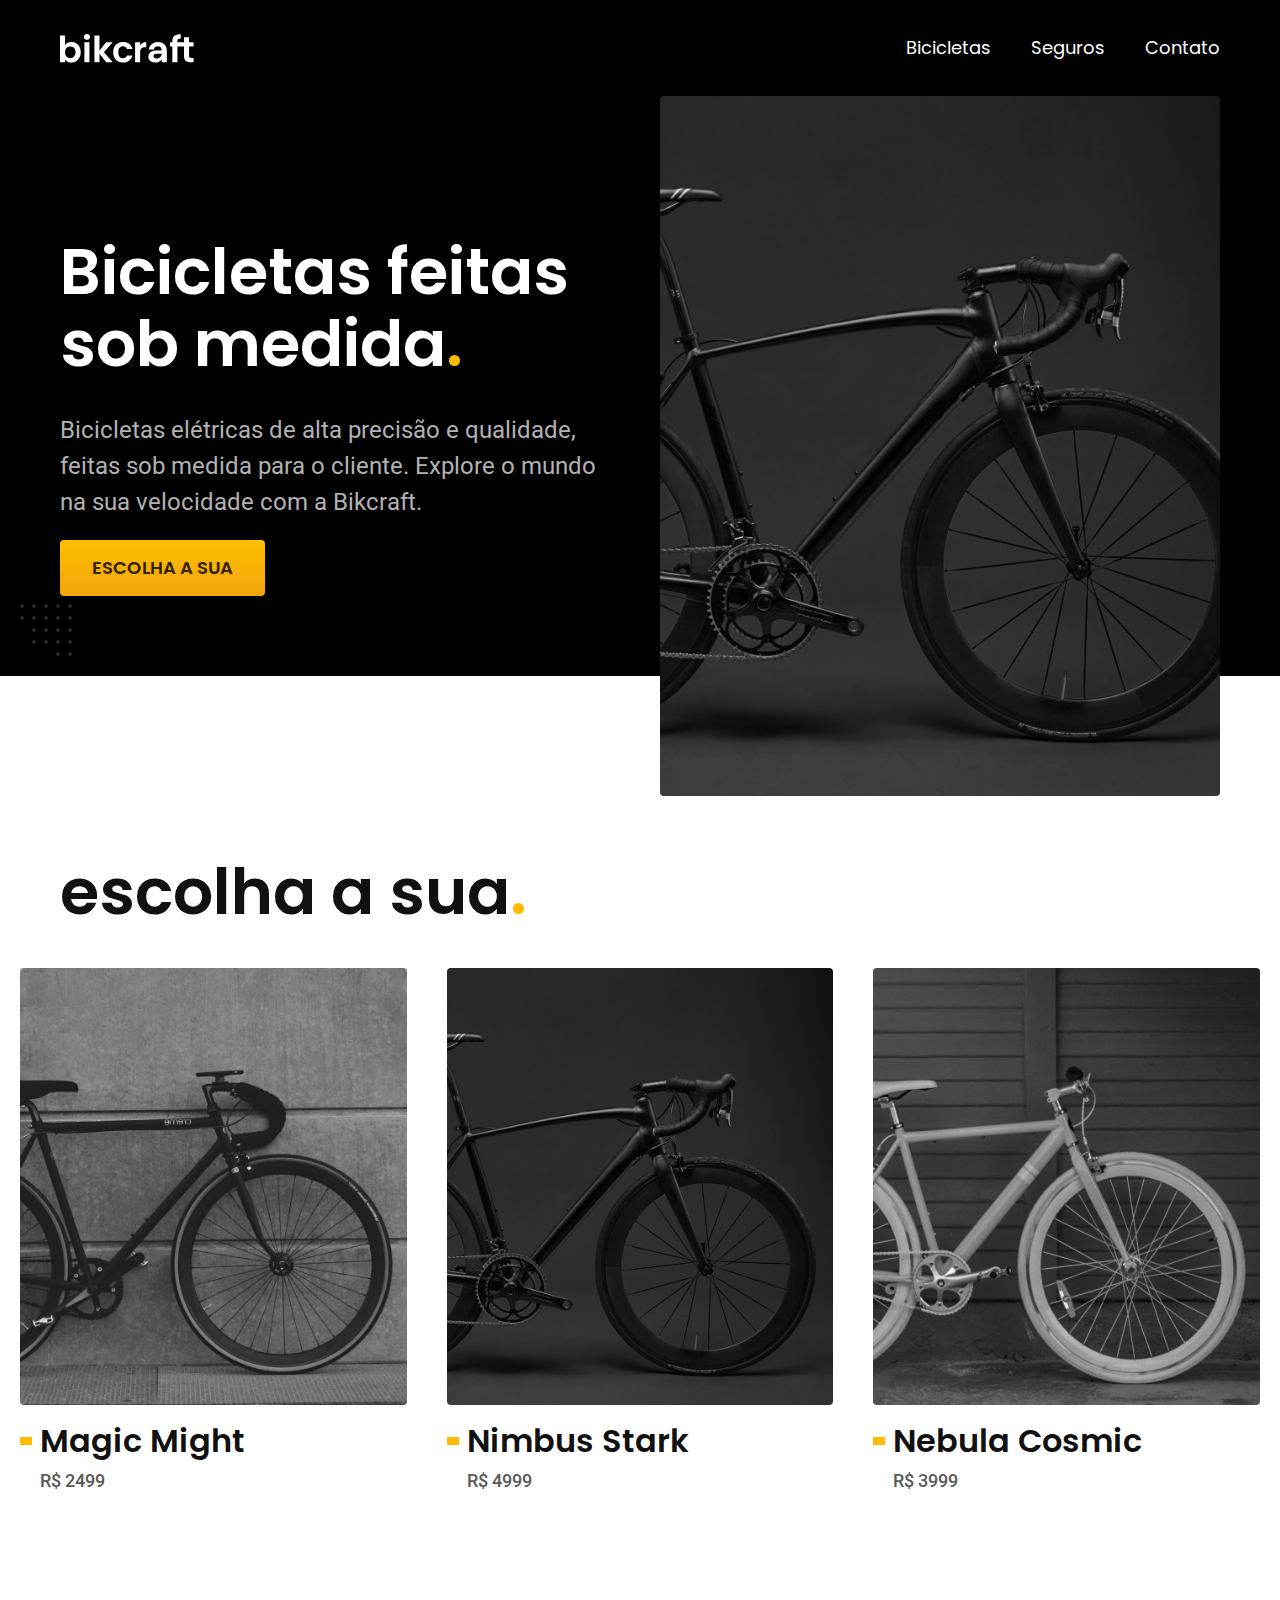
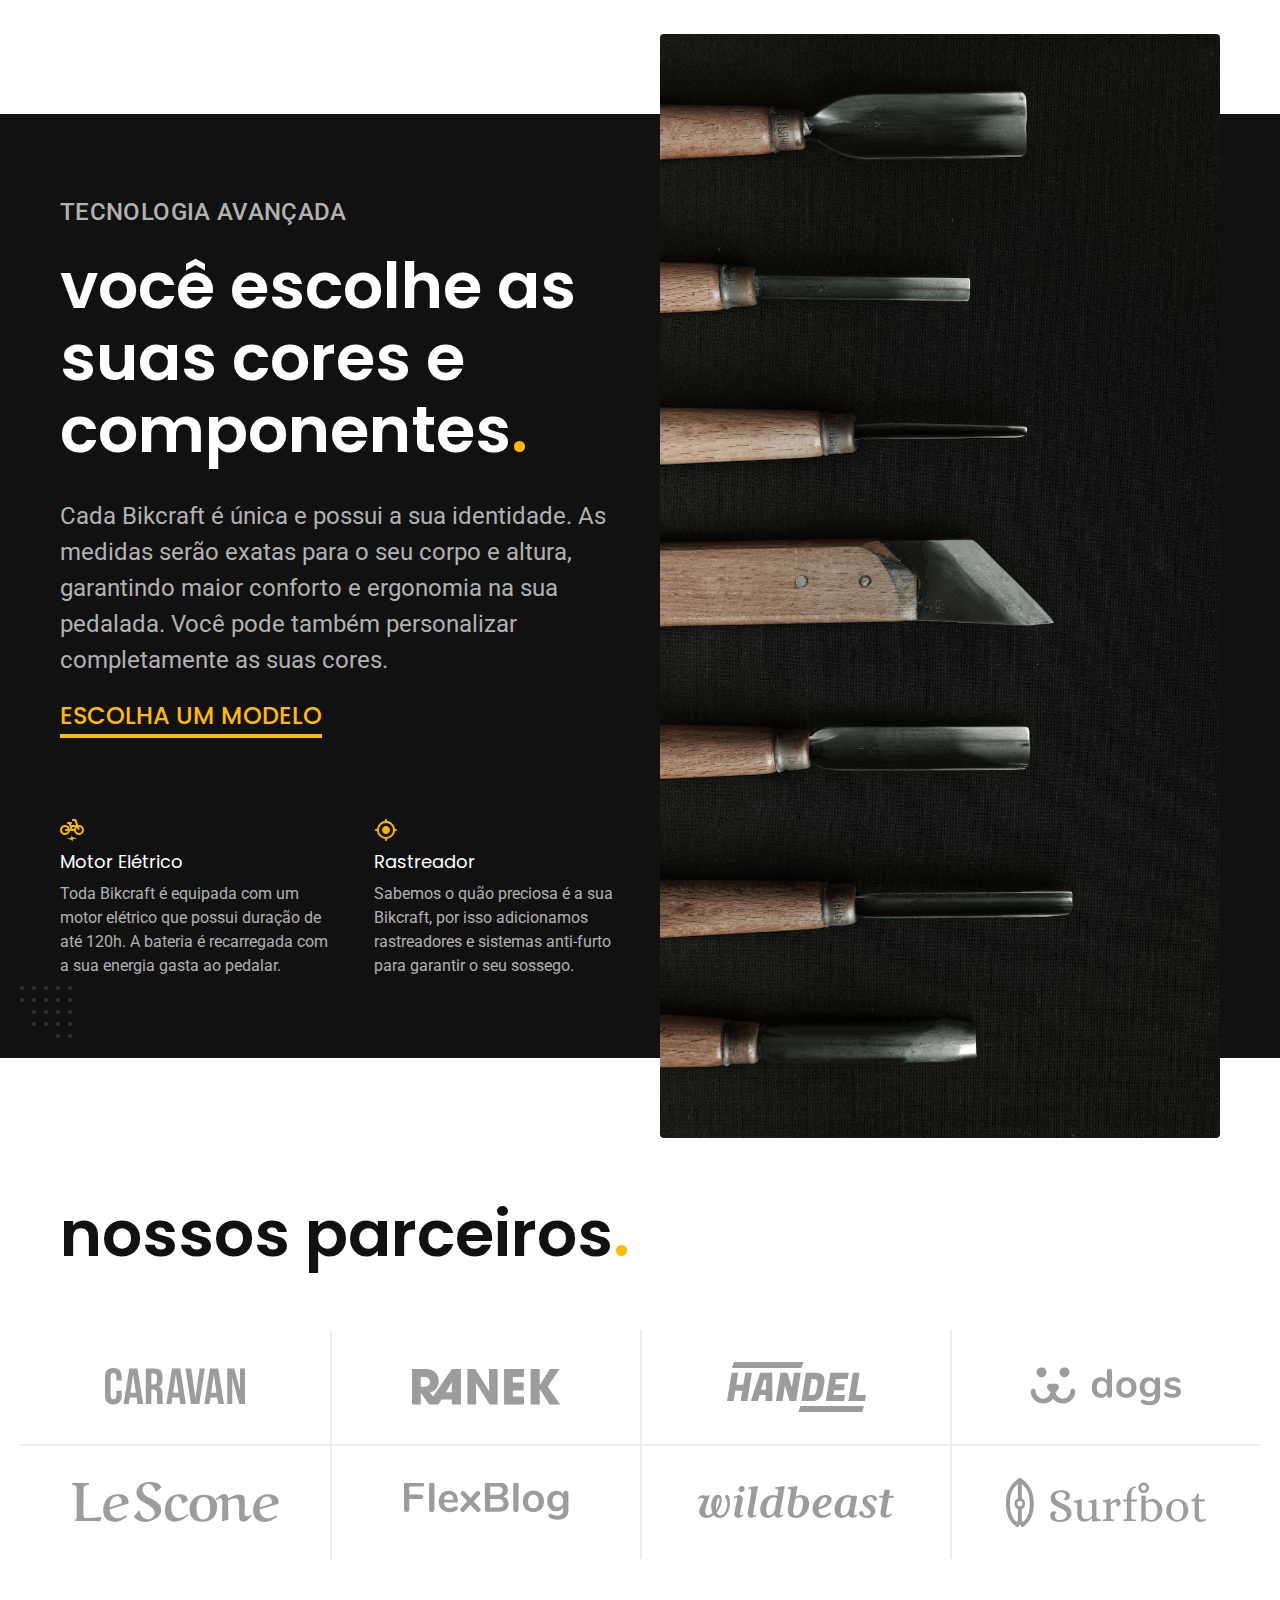
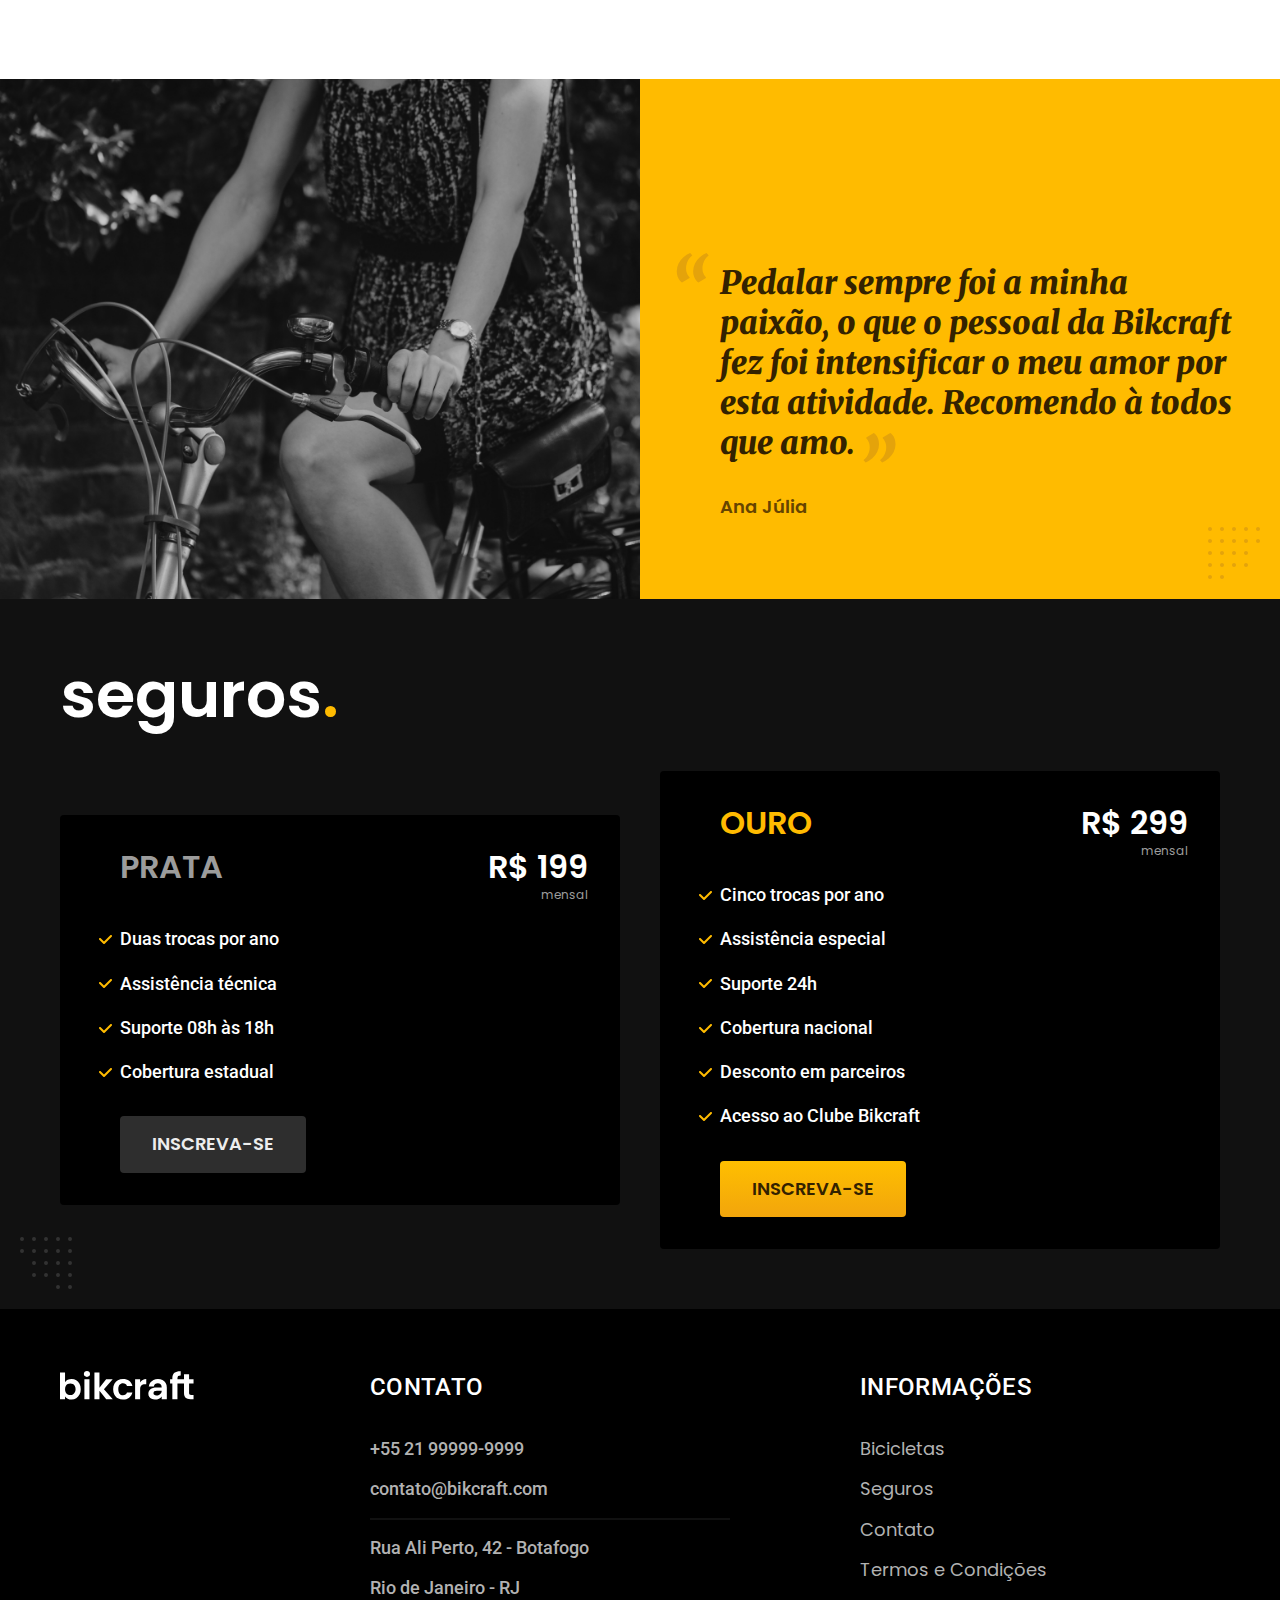
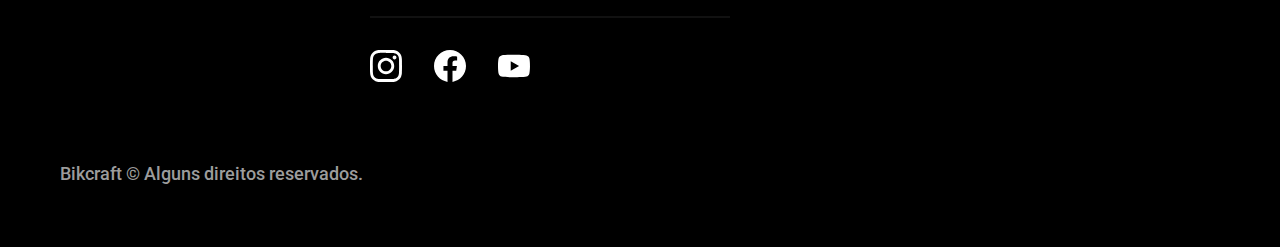
<file: index.html>
<!DOCTYPE html>
<html lang="pt-br">
  <head>
    <meta charset="UTF-8" />
    <meta name="viewport" content="width=device-width, initial-scale=1.0" />
    <title>Bikcraft - Bicicletas Elétricas</title>
    <meta
      name="description"
      content="Bicicletas elétricas de alta precisão e qualidade,  feitas sob medida para o cliente. Explore o mundo na sua velocidade com a Bikcraft."
    />

    <link rel="icon" href="./favicon.svg" type="image/svg+xml" />
    <link rel="preload" href="./css/style.min.css" as="style" />
    <link rel="stylesheet" href="./css/style.min.css" />

    <script>
      document.documentElement.classList.add("js");
    </script>

    <link rel="preconnect" href="https://fonts.googleapis.com" />
    <link rel="preconnect" href="https://fonts.gstatic.com" crossorigin />
    <link
      href="https://fonts.googleapis.com/css2?family=Merriweather:ital,wght@1,900&family=Poppins:wght@400;600&family=Roboto:wght@400;500&display=swap"
      rel="stylesheet"
    />
  </head>
  <body>
    <header class="header-bg">
      <div class="header container">
        <a href="./"
          ><img src="./img/bikcraft.svg" width="136" height="32" alt="Bikcraft"
        /></a>

        <nav aria-label="primaria">
          <ul class="header-menu font-1-m cor-0">
            <li>
              <a href="./bicicletas.html">Bicicletas</a>
            </li>
            <li>
              <a href="./seguros.html">Seguros</a>
            </li>
            <li>
              <a href="./contato.html">Contato</a>
            </li>
          </ul>
        </nav>
      </div>
    </header>

    <main class="introducao-bg">
      <div class="introducao container">
        <div class="introducao-conteudo">
          <h1 class="font-1-xxl cor-0 fadeInDown" data-anime="200">
            Bicicletas feitas sob medida<span class="cor-p1">.</span>
          </h1>
          <p class="font-2-l cor-5 fadeInDown" data-anime="400">
            Bicicletas elétricas de alta precisão e qualidade, feitas sob medida
            para o cliente. Explore o mundo na sua velocidade com a Bikcraft.
          </p>
          <a class="botao fadeInDown" data-anime="600" href="./bicicletas.html"
            >Escolha a sua</a
          >
        </div>
        <picture data-anime="800" class="fadeInDown">
          <source
            media="(max-width: 800px)"
            srcset="./img/bicicletas/nimbus.jpg"
          />
          <img
            src="./img/fotos/introducao.jpg"
            width="1280"
            height="1600"
            alt="Bicicleta elétrica preta."
          />
        </picture>
      </div>
    </main>

    <article class="bicicletas-lista">
      <h2 class="container font-1-xxl">
        escolha a sua<span class="cor-p1">.</span>
      </h2>

      <ul>
        <li>
          <a href="./bicicletas/magic.html">
            <img
              src="./img/bicicletas/magic-home.jpg"
              width="920"
              height="1040"
              alt="Bicicleta preta."
            />
            <h3 class="font-1-xl">Magic Might</h3>
            <span class="font-2-m cor-8">R$ 2499</span>
          </a>
        </li>
        <li>
          <a href="./bicicletas/nimbus.html">
            <img
              src="./img/bicicletas/nimbus-home.jpg"
              width="920"
              height="1040"
              alt="Bicicleta preta."
            />
            <h3 class="font-1-xl">Nimbus Stark</h3>
            <span class="font-2-m cor-8">R$ 4999</span>
          </a>
        </li>
        <li>
          <a href="./bicicletas/nebula.html">
            <img
              src="./img/bicicletas/nebula-home.jpg"
              width="920"
              height="1040"
              alt="Bicicleta preta."
            />
            <h3 class="font-1-xl">Nebula Cosmic</h3>
            <span class="font-2-m cor-8">R$ 3999</span>
          </a>
        </li>
      </ul>
    </article>

    <article class="tecnologia-bg">
      <div class="tecnologia container">
        <div class="tecnologia-conteudo">
          <span class="font-2-l-b cor-5">Tecnologia Avançada</span>
          <h2 class="font-1-xxl cor-0">
            você escolhe as suas cores e componentes<span class="cor-p1"
              >.</span
            >
          </h2>
          <p class="font-2-l cor-5">
            Cada Bikcraft é única e possui a sua identidade. As medidas serão
            exatas para o seu corpo e altura, garantindo maior conforto e
            ergonomia na sua pedalada. Você pode também personalizar
            completamente as suas cores.
          </p>
          <a class="link" href="./bicicletas.html">Escolha um modelo</a>
          <div class="tecnologia-vantagens">
            <div>
              <img
                src="./img/icones/eletrica.svg"
                width="24"
                height="24"
                alt=""
              />
              <h3 class="font-1-m cor-0">Motor Elétrico</h3>
              <p class="font-2-s cor-5">
                Toda Bikcraft é equipada com um motor elétrico que possui
                duração de até 120h. A bateria é recarregada com a sua energia
                gasta ao pedalar.
              </p>
            </div>
            <div>
              <img
                src="./img/icones/rastreador.svg"
                width="24"
                height="24"
                alt=""
              />
              <h3 class="font-1-m cor-0">Rastreador</h3>
              <p class="font-2-s cor-5">
                Sabemos o quão preciosa é a sua Bikcraft, por isso adicionamos
                rastreadores e sistemas anti-furto para garantir o seu sossego.
              </p>
            </div>
          </div>
        </div>
        <div class="tecnologia-imagem">
          <img
            src="./img/fotos/tecnologia.jpg"
            width="1200"
            height="1920"
            alt=""
          />
        </div>
      </div>
    </article>

    <section class="parceiros" aria-label="Nossos Parceiros">
      <h2 class="container font-1-xxl">
        nossos parceiros<span class="cor-p1">.</span>
      </h2>

      <ul>
        <li>
          <img
            src="./img/parceiros/caravan.svg"
            width="140"
            height="38"
            alt="caravan"
          />
        </li>
        <li>
          <img
            src="./img/parceiros/ranek.svg"
            width="149"
            height="36"
            alt="ranek"
          />
        </li>
        <li>
          <img
            src="./img/parceiros/handel.svg"
            width="139"
            height="50"
            alt="handel"
          />
        </li>
        <li>
          <img
            src="./img/parceiros/dogs.svg"
            width="152"
            height="39"
            alt="dogs"
          />
        </li>
        <li>
          <img
            src="./img/parceiros/lescone.svg"
            width="208"
            height="41"
            alt="lescone"
          />
        </li>
        <li>
          <img
            src="./img/parceiros/flexblog.svg"
            width="165"
            height="38"
            alt="flexblog"
          />
        </li>
        <li>
          <img
            src="./img/parceiros/wildbeast.svg"
            width="196"
            height="34"
            alt="wildbeast"
          />
        </li>
        <li>
          <img
            src="./img/parceiros/surfbot.svg"
            width="200"
            height="49"
            alt="surfbot"
          />
        </li>
      </ul>
    </section>

    <section class="depoimento" aria-label="Depoimento">
      <div>
        <img
          src="./img/fotos/depoimento.jpg"
          width="1560"
          height="1360"
          alt="Pessoa pedalando uma bicicleta Bikcraft"
        />
      </div>
      <div class="depoimento-conteudo">
        <blockquote class="font-1-xl cor-p5">
          <p>
            Pedalar sempre foi a minha paixão, o que o pessoal da Bikcraft fez
            foi intensificar o meu amor por esta atividade. Recomendo à todos
            que amo.
          </p>
        </blockquote>
        <span class="font-1-m-b cor-p4">Ana Júlia</span>
      </div>
    </section>

    <article class="seguros-bg">
      <div class="seguros container">
        <h2 class="font-1-xxl cor-0">seguros<span class="cor-p1">.</span></h2>
        <div class="seguros-item">
          <h3 class="font-1-xl cor-6">PRATA</h3>
          <span class="font-1-xl cor-0"
            >R$ 199 <span class="font-1-xs cor-6">mensal</span></span
          >
          <ul class="font-2-m cor-0">
            <li>Duas trocas por ano</li>
            <li>Assistência técnica</li>
            <li>Suporte 08h às 18h</li>
            <li>Cobertura estadual</li>
          </ul>
          <a class="botao secundario" href="./orcamento.html">Inscreva-se</a>
        </div>

        <div class="seguros-item">
          <h3 class="font-1-xl cor-p1">OURO</h3>
          <span class="font-1-xl cor-0"
            >R$ 299 <span class="font-1-xs cor-6">mensal</span></span
          >
          <ul class="font-2-m cor-0">
            <li>Cinco trocas por ano</li>
            <li>Assistência especial</li>
            <li>Suporte 24h</li>
            <li>Cobertura nacional</li>
            <li>Desconto em parceiros</li>
            <li>Acesso ao Clube Bikcraft</li>
          </ul>
          <a class="botao" href="./orcamento.html">Inscreva-se</a>
        </div>
      </div>
    </article>

    <footer class="footer-bg">
      <div class="footer container">
        <img src="./img/bikcraft.svg" width="136" height="32" alt="Bikcraft" />
        <div class="footer-contato">
          <h3 class="font-2-l-b cor-0">Contato</h3>
          <ul class="font-2-m cor-5">
            <li><a href="tel:+5521999999999">+55 21 99999-9999</a></li>
            <li>
              <a href="mailto:contato@bikcraft.com">contato@bikcraft.com</a>
            </li>
            <li>Rua Ali Perto, 42 - Botafogo</li>
            <li>Rio de Janeiro - RJ</li>
          </ul>
          <div class="footer-redes">
            <a href="./"
              ><img
                src="./img/redes/instagram.svg"
                width="32"
                height="32"
                alt="Instagram"
            /></a>
            <a href="./"
              ><img
                src="./img/redes/facebook.svg"
                width="32"
                height="32"
                alt="Facebook"
            /></a>
            <a href="./"
              ><img
                src="./img/redes/youtube.svg"
                width="32"
                height="32"
                alt="Youtube"
            /></a>
          </div>
        </div>
        <div class="footer-informacoes">
          <h3 class="font-2-l-b cor-0">Informações</h3>
          <nav>
            <ul class="font-1-m cor-5">
              <li>
                <a href="./bicicletas.html">Bicicletas</a>
              </li>
              <li>
                <a href="./seguros.html">Seguros</a>
              </li>
              <li>
                <a href="./contato.html">Contato</a>
              </li>
              <li>
                <a href="./termos.html">Termos e Condições</a>
              </li>
            </ul>
          </nav>
        </div>
        <p class="footer-copy font-2-m cor-6">
          Bikcraft © Alguns direitos reservados.
        </p>
      </div>
    </footer>
    <script src="./js/plugins/simple-anime.js"></script>
    <script src="./js/script.js"></script>
  </body>
</html>
</file>
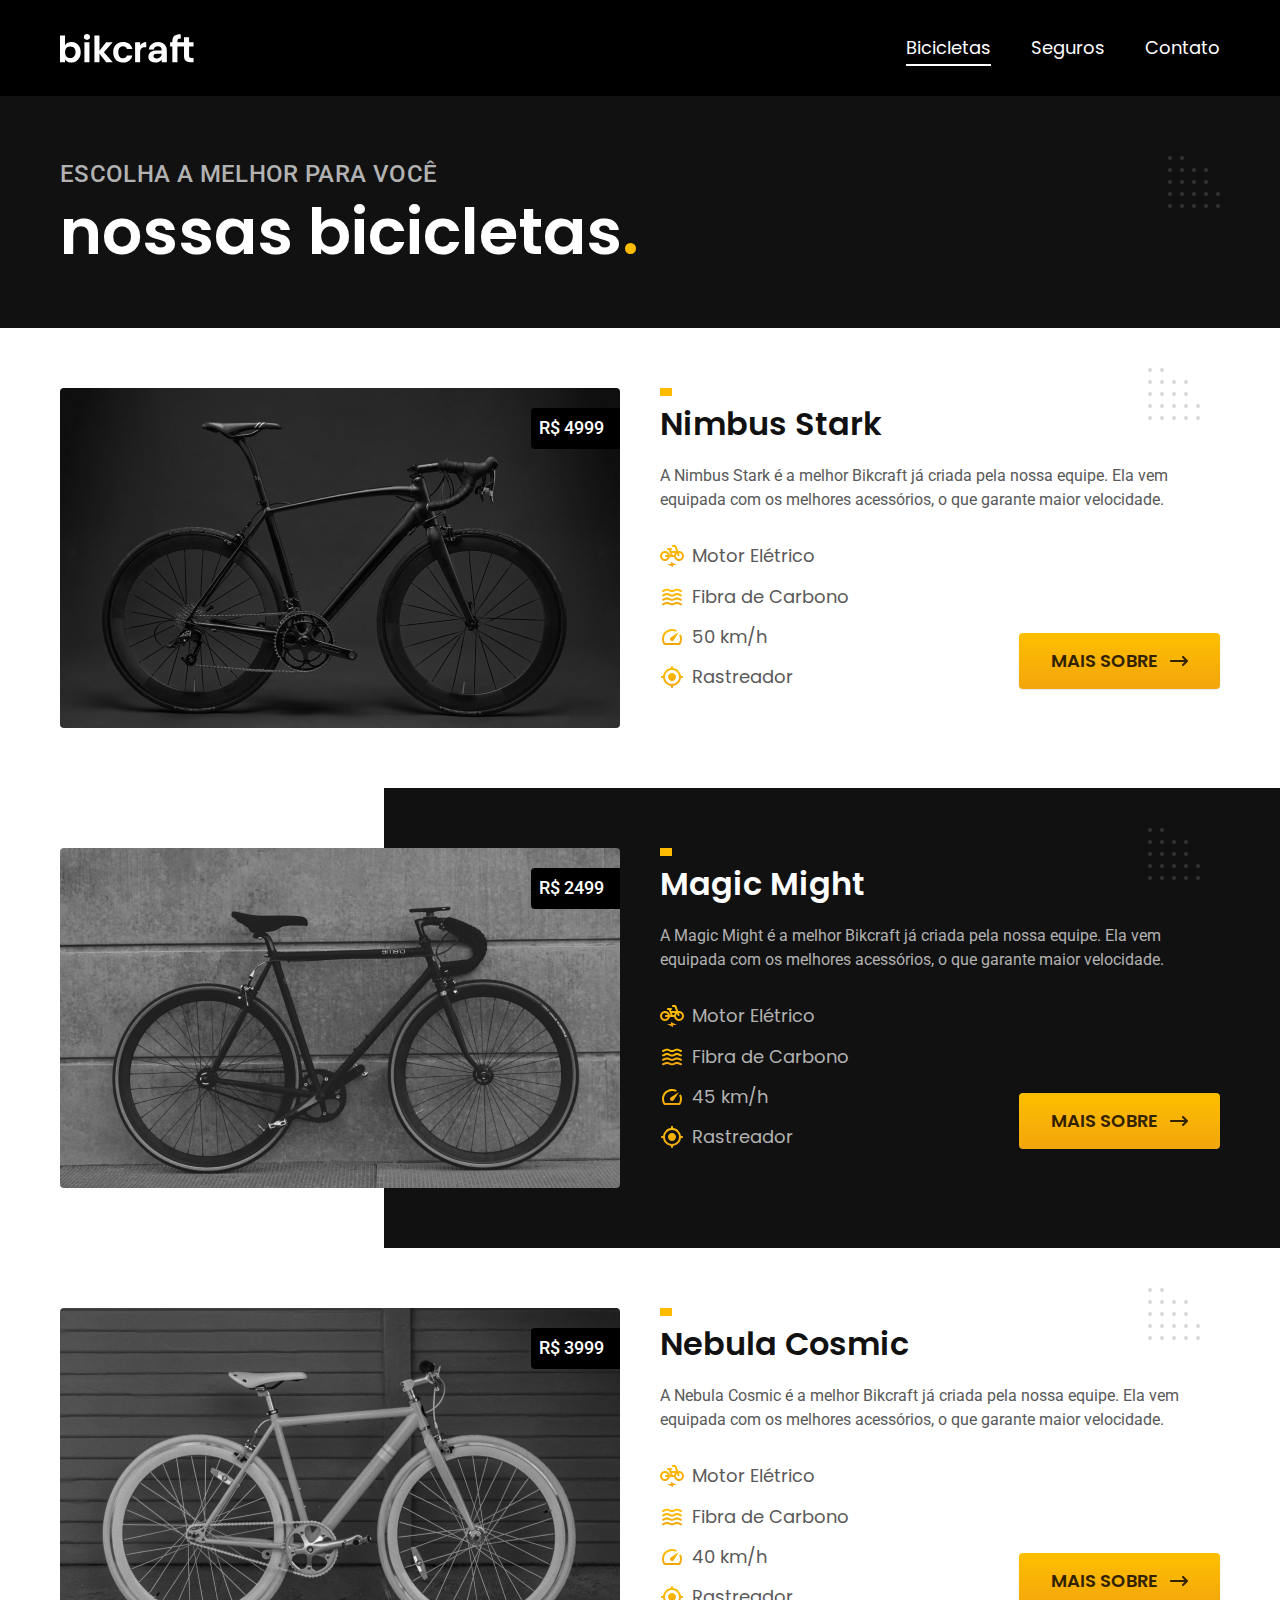
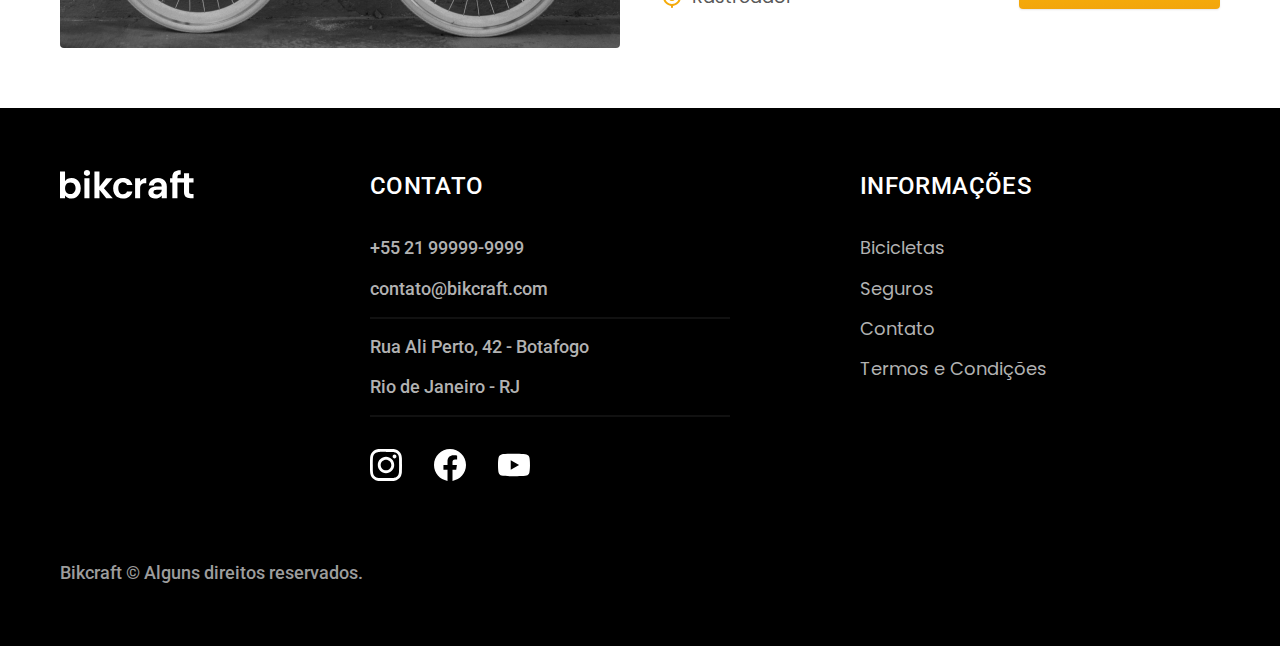
<file: bicicletas.html>
<!DOCTYPE html>
<html lang="pt-br">
  <head>
    <meta charset="UTF-8" />
    <meta name="viewport" content="width=device-width, initial-scale=1.0" />
    <title>Bicicletas | Bikcraft</title>
    <meta name="description" content="Bicicletas." />

    <link rel="icon" href="./favicon.svg" type="image/svg+xml" />
    <link rel="preload" href="./css/style.min.css" as="style" />
    <link rel="stylesheet" href="./css/style.min.css" />

    <script>
      document.documentElement.classList.add("js");
    </script>

    <link rel="preconnect" href="https://fonts.googleapis.com" />
    <link rel="preconnect" href="https://fonts.gstatic.com" crossorigin />
    <link
      href="https://fonts.googleapis.com/css2?family=Merriweather:ital,wght@1,900&family=Poppins:wght@400;600&family=Roboto:wght@400;500&display=swap"
      rel="stylesheet"
    />
  </head>
  <body id="bicicletas">
    <header class="header-bg">
      <div class="header container">
        <a href="./"
          ><img src="./img/bikcraft.svg" width="136" height="32" alt="Bikcraft"
        /></a>

        <nav aria-label="primaria">
          <ul class="header-menu font-1-m cor-0">
            <li>
              <a href="./bicicletas.html">Bicicletas</a>
            </li>
            <li>
              <a href="./seguros.html">Seguros</a>
            </li>
            <li>
              <a href="./contato.html">Contato</a>
            </li>
          </ul>
        </nav>
      </div>
    </header>

    <main>
      <div class="titulo-bg">
        <div class="titulo container">
          <p class="font-2-l-b cor-5">Escolha a melhor para você</p>
          <h1 class="font-1-xxl cor-0">
            nossas bicicletas<span class="cor-p1">.</span>
          </h1>
        </div>
      </div>

      <div class="bicicletas container">
        <div class="bicicletas-imagem">
          <img
            src="./img/bicicletas/nimbus.jpg"
            width="1120"
            height="680"
            alt="Bicicleta preta."
          />
          <span class="font-2-m cor-0">R$ 4999</span>
        </div>
        <div class="bicicletas-conteudo">
          <h2 class="font-1-xl">Nimbus Stark</h2>
          <p class="font-2-s cor-8">
            A Nimbus Stark é a melhor Bikcraft já criada pela nossa equipe. Ela
            vem equipada com os melhores acessórios, o que garante maior
            velocidade.
          </p>
          <ul class="font-1-m cor-8">
            <li>
              <img
                src="./img/icones/eletrica.svg"
                width="24"
                height="24"
                alt=""
              />
              Motor Elétrico
            </li>
            <li>
              <img
                src="./img/icones/carbono.svg"
                width="24"
                height="24"
                alt=""
              />
              Fibra de Carbono
            </li>
            <li>
              <img
                src="./img/icones/velocidade.svg"
                width="24"
                height="24"
                alt=""
              />
              50 km/h
            </li>
            <li>
              <img
                src="./img/icones/rastreador.svg"
                width="24"
                height="24"
                alt=""
              />
              Rastreador
            </li>
          </ul>
          <a class="botao seta" href="./bicicletas/nimbus.html">Mais Sobre</a>
        </div>
      </div>

      <div class="bicicletas-bg">
        <div class="bicicletas container">
          <div class="bicicletas-imagem">
            <img
              src="./img/bicicletas/magic.jpg"
              width="1120"
              height="680"
              alt="Bicicleta preta."
            />
            <span class="font-2-m cor-0">R$ 2499</span>
          </div>
          <div class="bicicletas-conteudo">
            <h2 class="font-1-xl cor-0">Magic Might</h2>
            <p class="font-2-s cor-5">
              A Magic Might é a melhor Bikcraft já criada pela nossa equipe. Ela
              vem equipada com os melhores acessórios, o que garante maior
              velocidade.
            </p>
            <ul class="font-1-m cor-5">
              <li>
                <img
                  src="./img/icones/eletrica.svg"
                  width="24"
                  height="24"
                  alt=""
                />
                Motor Elétrico
              </li>
              <li>
                <img
                  src="./img/icones/carbono.svg"
                  width="24"
                  height="24"
                  alt=""
                />
                Fibra de Carbono
              </li>
              <li>
                <img
                  src="./img/icones/velocidade.svg"
                  width="24"
                  height="24"
                  alt=""
                />
                45 km/h
              </li>
              <li>
                <img
                  src="./img/icones/rastreador.svg"
                  width="24"
                  height="24"
                  alt=""
                />
                Rastreador
              </li>
            </ul>
            <a class="botao seta" href="./bicicletas/magic.html">Mais Sobre</a>
          </div>
        </div>
      </div>

      <div class="bicicletas container">
        <div class="bicicletas-imagem">
          <img
            src="./img/bicicletas/nebula.jpg"
            width="1120"
            height="680"
            alt="Bicicleta preta."
          />
          <span class="font-2-m cor-0">R$ 3999</span>
        </div>
        <div class="bicicletas-conteudo">
          <h2 class="font-1-xl">Nebula Cosmic</h2>
          <p class="font-2-s cor-8">
            A Nebula Cosmic é a melhor Bikcraft já criada pela nossa equipe. Ela
            vem equipada com os melhores acessórios, o que garante maior
            velocidade.
          </p>
          <ul class="font-1-m cor-8">
            <li>
              <img
                src="./img/icones/eletrica.svg"
                width="24"
                height="24"
                alt=""
              />
              Motor Elétrico
            </li>
            <li>
              <img
                src="./img/icones/carbono.svg"
                width="24"
                height="24"
                alt=""
              />
              Fibra de Carbono
            </li>
            <li>
              <img
                src="./img/icones/velocidade.svg"
                width="24"
                height="24"
                alt=""
              />
              40 km/h
            </li>
            <li>
              <img
                src="./img/icones/rastreador.svg"
                width="24"
                height="24"
                alt=""
              />
              Rastreador
            </li>
          </ul>
          <a class="botao seta" href="./bicicletas/nebula.html">Mais Sobre</a>
        </div>
      </div>
    </main>

    <footer class="footer-bg">
      <div class="footer container">
        <img src="./img/bikcraft.svg" width="136" height="32" alt="Bikcraft" />
        <div class="footer-contato">
          <h3 class="font-2-l-b cor-0">Contato</h3>
          <ul class="font-2-m cor-5">
            <li><a href="tel:+5521999999999">+55 21 99999-9999</a></li>
            <li>
              <a href="mailto:contato@bikcraft.com">contato@bikcraft.com</a>
            </li>
            <li>Rua Ali Perto, 42 - Botafogo</li>
            <li>Rio de Janeiro - RJ</li>
          </ul>
          <div class="footer-redes">
            <a href="./"
              ><img
                src="./img/redes/instagram.svg"
                width="32"
                height="32"
                alt="Instagram"
            /></a>
            <a href="./"
              ><img
                src="./img/redes/facebook.svg"
                width="32"
                height="32"
                alt="Facebook"
            /></a>
            <a href="./"
              ><img
                src="./img/redes/youtube.svg"
                width="32"
                height="32"
                alt="Youtube"
            /></a>
          </div>
        </div>
        <div class="footer-informacoes">
          <h3 class="font-2-l-b cor-0">Informações</h3>
          <nav>
            <ul class="font-1-m cor-5">
              <li>
                <a href="./bicicletas.html">Bicicletas</a>
              </li>
              <li>
                <a href="./seguros.html">Seguros</a>
              </li>
              <li>
                <a href="./contato.html">Contato</a>
              </li>
              <li>
                <a href="./termos.html">Termos e Condições</a>
              </li>
            </ul>
          </nav>
        </div>
        <p class="footer-copy font-2-m cor-6">
          Bikcraft © Alguns direitos reservados.
        </p>
      </div>
    </footer>
    <script src="./js/script.js"></script>
  </body>
</html>
</file>
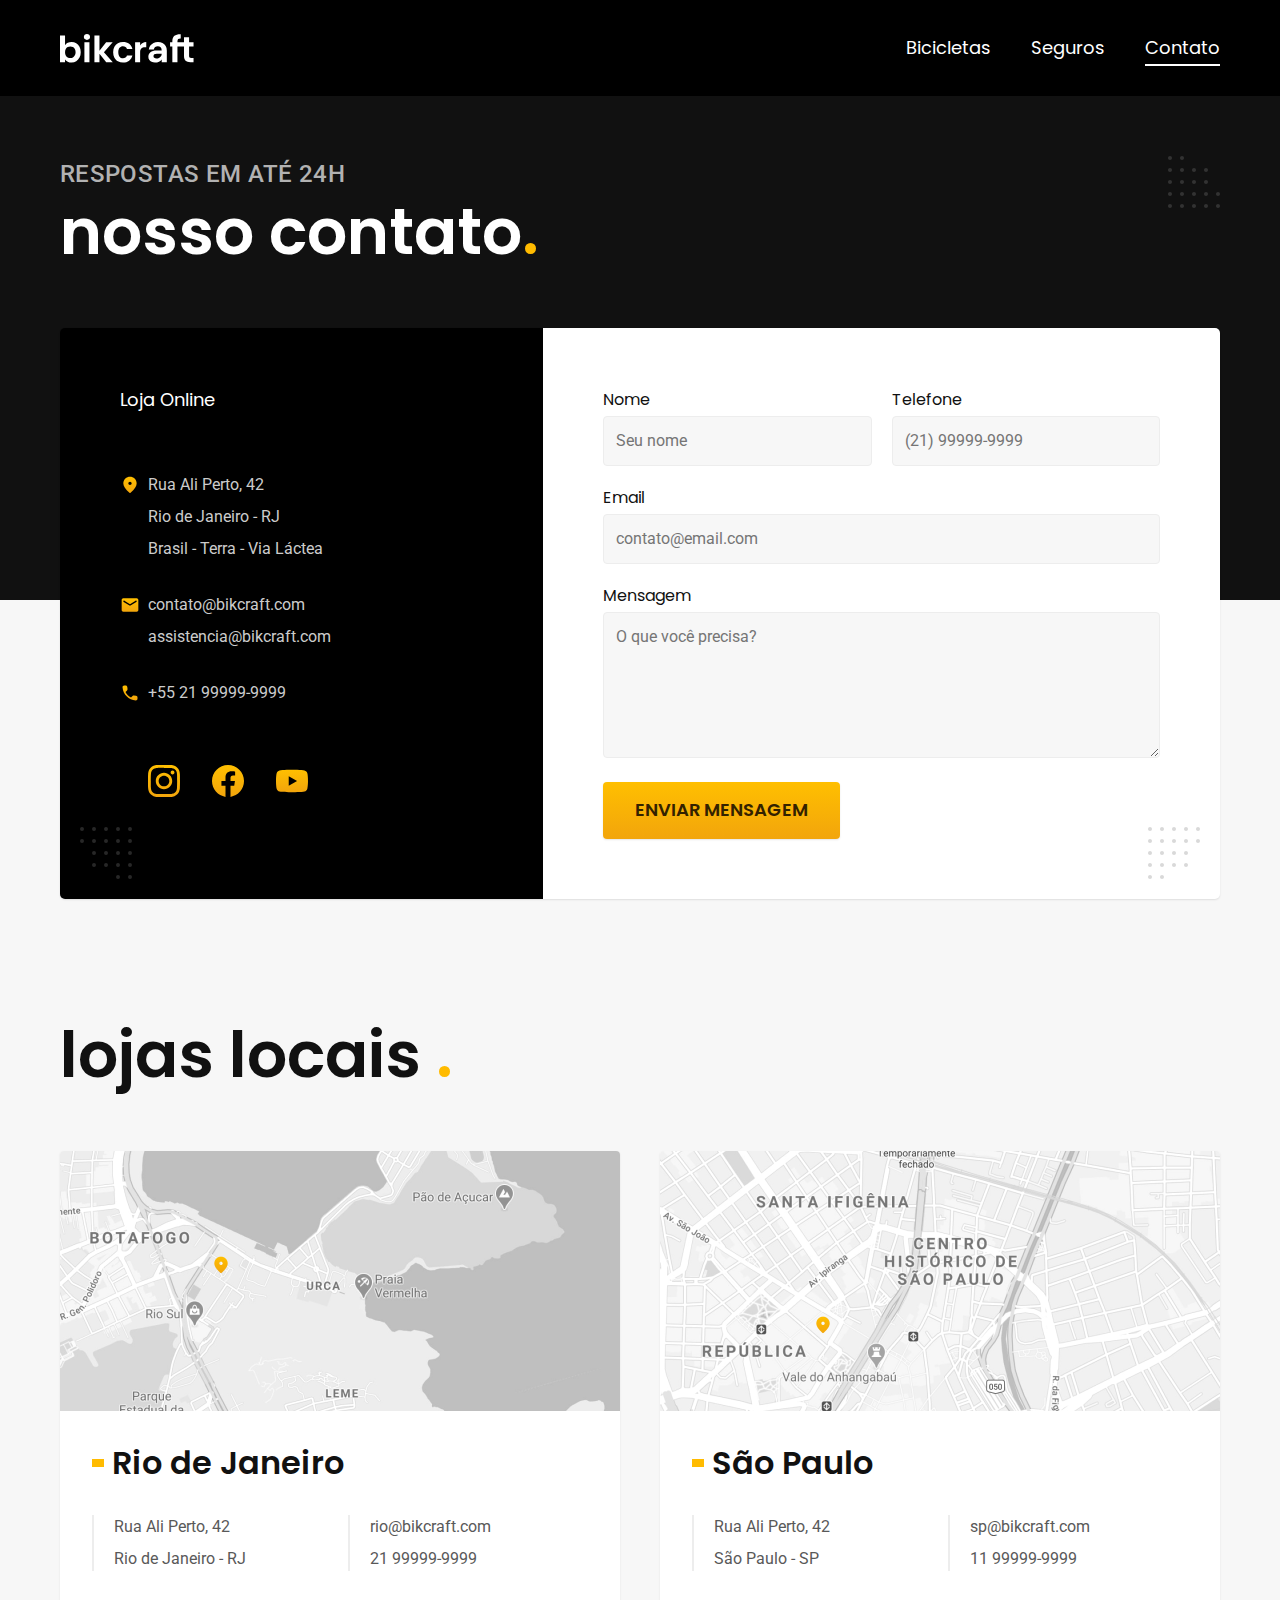
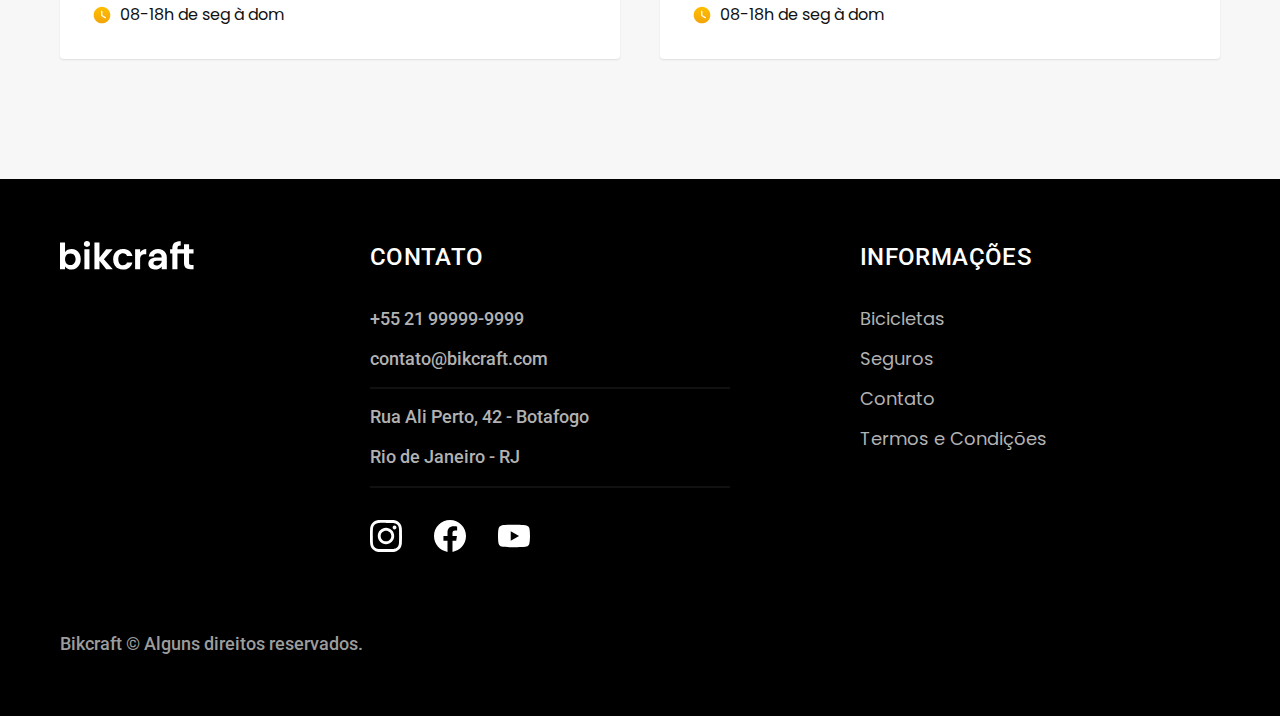
<file: contato.html>
<!DOCTYPE html>
<html lang="pt-br">
  <head>
    <meta charset="UTF-8" />
    <meta name="viewport" content="width=device-width, initial-scale=1.0" />
    <title>Contato | Bikcraft</title>
    <meta name="description" content="Contato." />

    <link rel="icon" href="./favicon.svg" type="image/svg+xml" />
    <link rel="preload" href="./css/style.min.css" as="style" />
    <link rel="stylesheet" href="./css/style.min.css" />

    <script>
      document.documentElement.classList.add("js");
    </script>

    <link rel="preconnect" href="https://fonts.googleapis.com" />
    <link rel="preconnect" href="https://fonts.gstatic.com" crossorigin />
    <link
      href="https://fonts.googleapis.com/css2?family=Merriweather:ital,wght@1,900&family=Poppins:wght@400;600&family=Roboto:wght@400;500&display=swap"
      rel="stylesheet"
    />
  </head>
  <body id="contato">
    <header class="header-bg">
      <div class="header container">
        <a href="./"
          ><img src="./img/bikcraft.svg" width="136" height="32" alt="Bikcraft"
        /></a>

        <nav aria-label="primaria">
          <ul class="header-menu font-1-m cor-0">
            <li>
              <a href="./bicicletas.html">Bicicletas</a>
            </li>
            <li>
              <a href="./seguros.html">Seguros</a>
            </li>
            <li>
              <a href="./contato.html">Contato</a>
            </li>
          </ul>
        </nav>
      </div>
    </header>

    <main>
      <div class="titulo-bg">
        <div class="titulo container">
          <p class="font-2-l-b cor-5">Respostas em até 24h</p>
          <h1 class="font-1-xxl cor-0">
            nosso contato<span class="cor-p1">.</span>
          </h1>
        </div>
      </div>

      <div class="contato container">
        <section class="contato-dados" aria-label="Endereço">
          <h2 class="font-1-m cor-0">Loja Online</h2>
          <div class="contato-endereco font-2-s cor-4">
            <p>Rua Ali Perto, 42</p>
            <p>Rio de Janeiro - RJ</p>
            <p>Brasil - Terra - Via Láctea</p>
          </div>
          <address class="contato-meios font-2-s cor-4">
            <a href="mailto:contato@bikcraft.com">contato@bikcraft.com</a>
            <a href="mailto:assistencia@bikcraft.com"
              >assistencia@bikcraft.com</a
            >
            <a href="tel:+5521999999999">+55 21 99999-9999</a>
          </address>
          <div class="contato-redes">
            <a href="./"
              ><img
                src="./img/redes/instagram-p.svg"
                width="32"
                height="32"
                alt="Instagram"
            /></a>
            <a href="./"
              ><img
                src="./img/redes/facebook-p.svg"
                width="32"
                height="32"
                alt="Facebook"
            /></a>
            <a href="./"
              ><img
                src="./img/redes/youtube-p.svg"
                width="32"
                height="32"
                alt="Youtube"
            /></a>
          </div>
        </section>
        <section class="contato-formulario" aria-label="Formulário">
          <form class="form" action="./contato.html">
            <div>
              <label for="nome">Nome</label>
              <input type="text" id="nome" name="nome" placeholder="Seu nome" />
            </div>
            <div>
              <label for="telefone">Telefone</label>
              <input
                type="text"
                id="telefone"
                name="telefone"
                placeholder="(21) 99999-9999"
              />
            </div>
            <div class="col-2">
              <label for="email">Email</label>
              <input
                type="email"
                id="email"
                name="email"
                placeholder="contato@email.com"
                required
              />
            </div>
            <div class="col-2">
              <label for="mensagem">Mensagem</label>
              <textarea
                rows="5"
                type="mensagem"
                id="mensagem"
                name="mensagem"
                placeholder="O que você precisa?"
              ></textarea>
            </div>
            <button class="botao col-2">Enviar Mensagem</button>
          </form>
        </section>
      </div>
    </main>

    <article class="lojas container">
      <h2 class="font-1-xxl">lojas locais <span class="cor-p1">.</span></h2>
      <div class="lojas-item">
        <img
          src="./img/lojas/rj.jpg"
          width="1120"
          height="520"
          alt="mapa marcando o endereço em Rua Ali Perto, 42 - Rio de Janeiro - RJ"
        />
        <div class="lojas-conteudo">
          <h3 class="font-1-xl">Rio de Janeiro</h3>
          <div class="lojas-dados font-2-s cor-8">
            <p>Rua Ali Perto, 42</p>
            <p>Rio de Janeiro - RJ</p>
          </div>
          <div class="lojas-dados font-2-s cor-8">
            <a href="mailto:rio@bikcraft.com">rio@bikcraft.com</a>
            <a href="tel:+5521999999999">21 99999-9999</a>
          </div>
          <p class="lojas-tempo font-1-s">
            <img
              src="./img/icones/horario.svg"
              width="20"
              height="20"
              alt=""
            />08-18h de seg à dom
          </p>
        </div>
      </div>

      <div class="lojas-item">
        <img
          src="./img/lojas/sp.jpg"
          width="1120"
          height="520"
          alt="mapa marcando o endereço em Rua Ali Perto, 25 - São Paulo - SP"
        />
        <div class="lojas-conteudo">
          <h3 class="font-1-xl">São Paulo</h3>
          <div class="lojas-dados font-2-s cor-8">
            <p>Rua Ali Perto, 42</p>
            <p>São Paulo - SP</p>
          </div>
          <div class="lojas-dados font-2-s cor-8">
            <a href="mailto:sp@bikcraft.com">sp@bikcraft.com</a>
            <a href="tel:+5511999999999">11 99999-9999</a>
          </div>
          <p class="lojas-tempo font-1-s">
            <img
              src="./img/icones/horario.svg"
              width="20"
              height="20"
              alt=""
            />08-18h de seg à dom
          </p>
        </div>
      </div>
    </article>

    <footer class="footer-bg">
      <div class="footer container">
        <img src="./img/bikcraft.svg" width="136" height="32" alt="Bikcraft" />
        <div class="footer-contato">
          <h3 class="font-2-l-b cor-0">Contato</h3>
          <ul class="font-2-m cor-5">
            <li><a href="tel:+5521999999999">+55 21 99999-9999</a></li>
            <li>
              <a href="mailto:contato@bikcraft.com">contato@bikcraft.com</a>
            </li>
            <li>Rua Ali Perto, 42 - Botafogo</li>
            <li>Rio de Janeiro - RJ</li>
          </ul>
          <div class="footer-redes">
            <a href="./"
              ><img
                src="./img/redes/instagram.svg"
                width="32"
                height="32"
                alt="Instagram"
            /></a>
            <a href="./"
              ><img
                src="./img/redes/facebook.svg"
                width="32"
                height="32"
                alt="Facebook"
            /></a>
            <a href="./"
              ><img
                src="./img/redes/youtube.svg"
                width="32"
                height="32"
                alt="Youtube"
            /></a>
          </div>
        </div>
        <div class="footer-informacoes">
          <h3 class="font-2-l-b cor-0">Informações</h3>
          <nav>
            <ul class="font-1-m cor-5">
              <li>
                <a href="./bicicletas.html">Bicicletas</a>
              </li>
              <li>
                <a href="./seguros.html">Seguros</a>
              </li>
              <li>
                <a href="./contato.html">Contato</a>
              </li>
              <li>
                <a href="./termos.html">Termos e Condições</a>
              </li>
            </ul>
          </nav>
        </div>
        <p class="footer-copy font-2-m cor-6">
          Bikcraft © Alguns direitos reservados.
        </p>
      </div>
    </footer>
    <script src="./js/script.js"></script>
  </body>
</html>
</file>
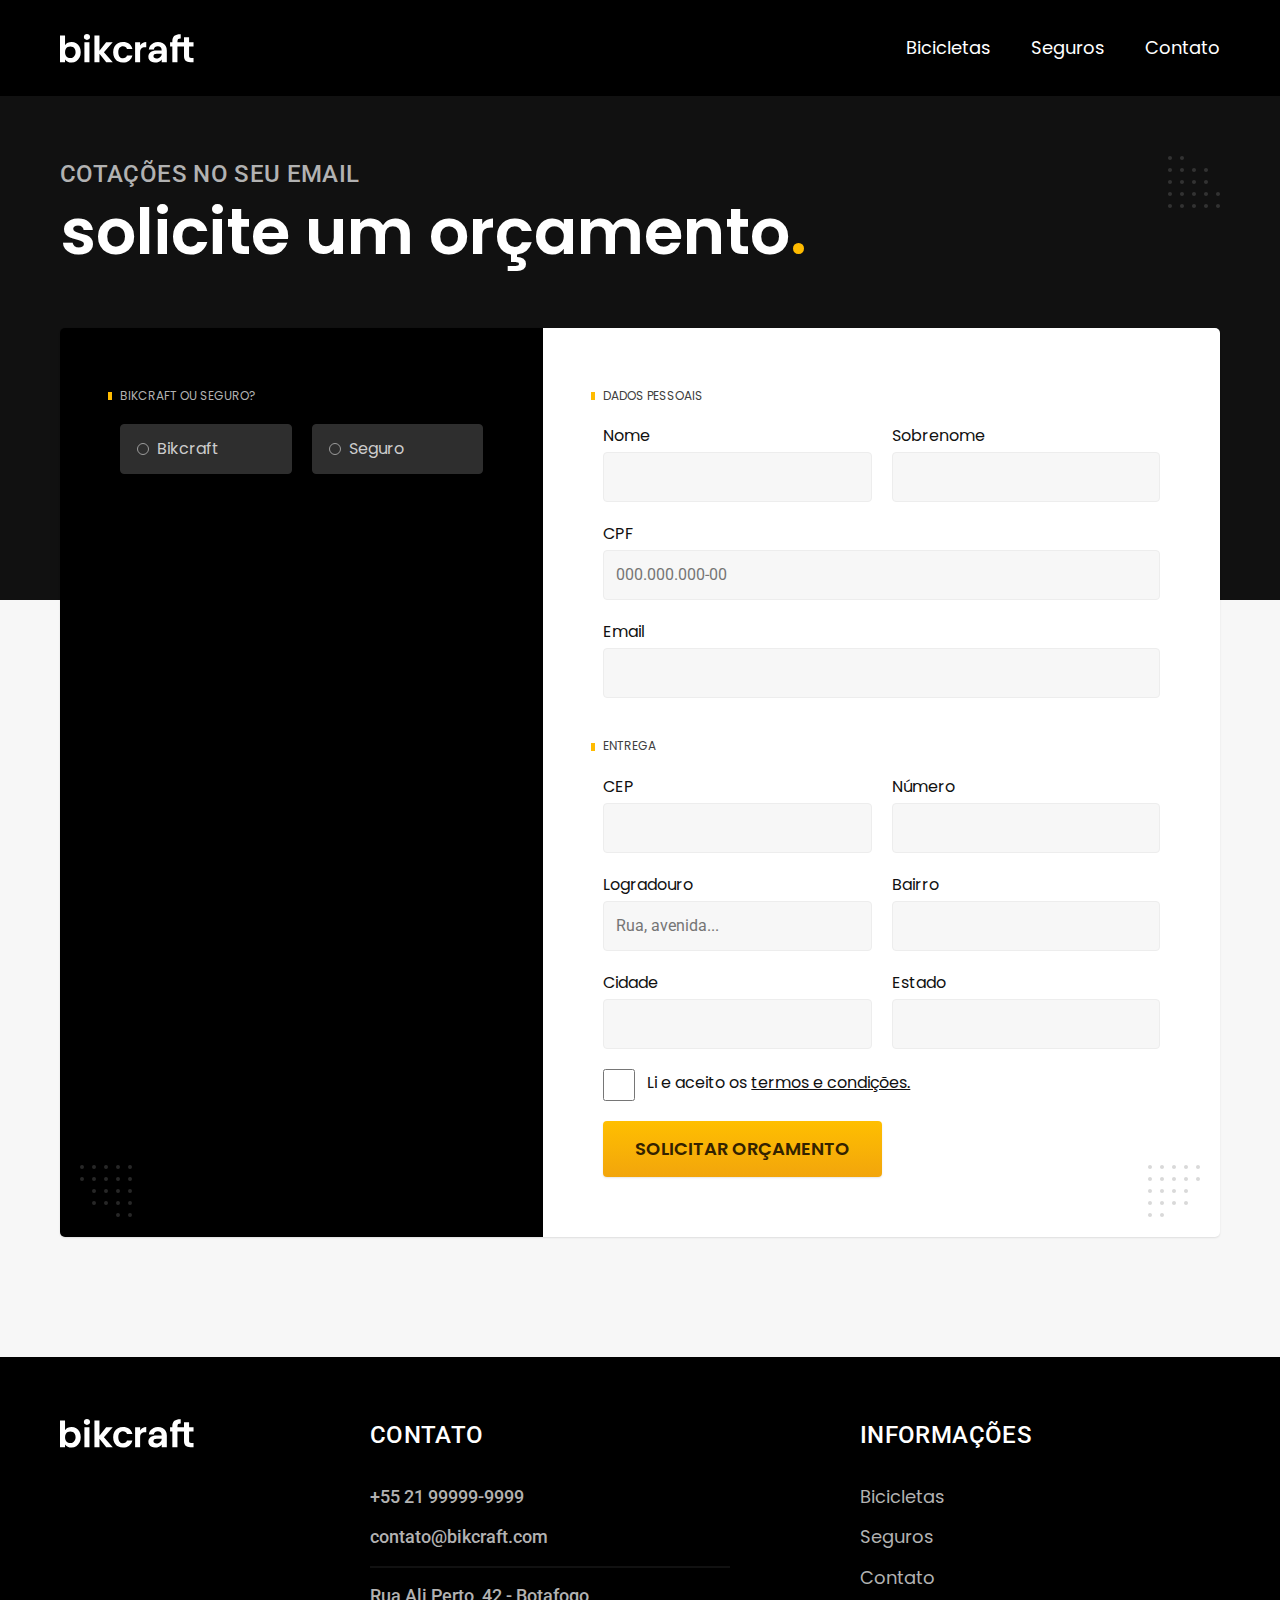
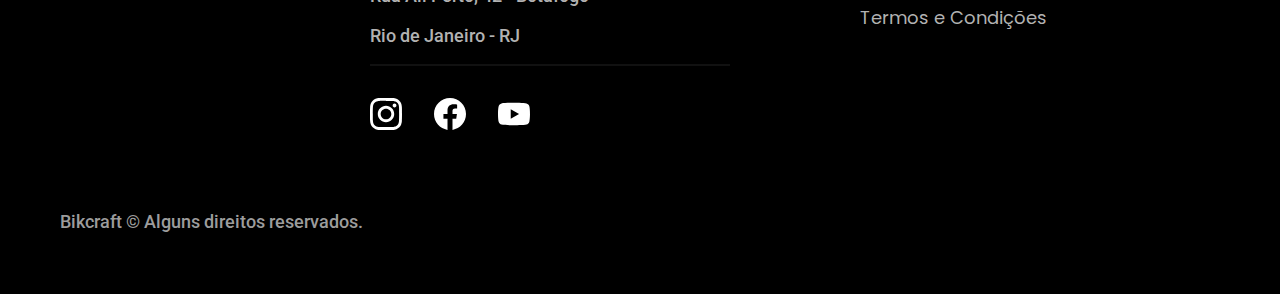
<file: orcamento.html>
<!DOCTYPE html>
<html lang="pt-br">
  <head>
    <meta charset="UTF-8" />
    <meta name="viewport" content="width=device-width, initial-scale=1.0" />
    <title>Orçamento | Bikcraft</title>
    <meta name="description" content="Orçamento." />

    <link rel="icon" href="./favicon.svg" type="image/svg+xml" />
    <link rel="preload" href="./css/style.min.css" as="style" />
    <link rel="stylesheet" href="./css/style.min.css" />

    <script>
      document.documentElement.classList.add("js");
    </script>

    <link rel="preconnect" href="https://fonts.googleapis.com" />
    <link rel="preconnect" href="https://fonts.gstatic.com" crossorigin />
    <link
      href="https://fonts.googleapis.com/css2?family=Merriweather:ital,wght@1,900&family=Poppins:wght@400;600&family=Roboto:wght@400;500&display=swap"
      rel="stylesheet"
    />
  </head>
  <body id="orcamento">
    <header class="header-bg">
      <div class="header container">
        <a href="./"
          ><img src="./img/bikcraft.svg" width="136" height="32" alt="Bikcraft"
        /></a>

        <nav aria-label="primaria">
          <ul class="header-menu font-1-m cor-0">
            <li>
              <a href="./bicicletas.html">Bicicletas</a>
            </li>
            <li>
              <a href="./seguros.html">Seguros</a>
            </li>
            <li>
              <a href="./contato.html">Contato</a>
            </li>
          </ul>
        </nav>
      </div>
    </header>

    <main>
      <div class="titulo-bg">
        <div class="titulo container">
          <p class="font-2-l-b cor-5">Cotações no seu email</p>
          <h1 class="font-1-xxl cor-0">
            solicite um orçamento<span class="cor-p1">.</span>
          </h1>
        </div>
      </div>

      <form class="orcamento container" action="./orcamento.html">
        <div class="orcamento-produto">
          <h2 class="font-1-xs cor-5">Bikcraft ou Seguro?</h2>

          <input type="radio" name="tipo" value="bikcraft" id="bikcraft" />
          <label for="bikcraft">Bikcraft</label>

          <input type="radio" name="tipo" value="seguro" id="seguro" />
          <label for="seguro">Seguro</label>

          <div class="orcamento-conteudo" id="orcamento-bikcraft">
            <h2 class="font-1-xs cor-5">Escolha a sua:</h2>

            <input type="radio" name="produto" value="nimbus" id="nimbus" />
            <label for="nimbus">Nimbus Stark <span>R$ 4999</span></label>
            <div class="orcamento-detalhes">
              <ul class="font-1-xs cor-8">
                <li>
                  <img
                    src="./img/icones/eletrica.svg"
                    width="16"
                    height="16"
                    alt=""
                  />
                  Motor Elétrico
                </li>
                <li>
                  <img
                    src="./img/icones/carbono.svg"
                    width="16"
                    height="16"
                    alt=""
                  />
                  Fibra de Carbono
                </li>
                <li>
                  <img
                    src="./img/icones/velocidade.svg"
                    width="16"
                    height="16"
                    alt=""
                  />
                  50 km/h
                </li>
                <li>
                  <img
                    src="./img/icones/rastreador.svg"
                    width="16"
                    height="16"
                    alt=""
                  />
                  Rastreador
                </li>
              </ul>
              <img
                src="./img/bicicletas/nimbus.jpg"
                width="1120"
                height="680"
                alt="Bicicleta preta."
              />
            </div>

            <input type="radio" name="produto" value="magic" id="magic" />
            <label for="magic">Magic Might <span>R$ 2499</span></label>
            <div class="orcamento-detalhes">
              <ul class="font-1-xs cor-8">
                <li>
                  <img
                    src="./img/icones/eletrica.svg"
                    width="16"
                    height="16"
                    alt=""
                  />
                  Motor Elétrico
                </li>
                <li>
                  <img
                    src="./img/icones/carbono.svg"
                    width="16"
                    height="16"
                    alt=""
                  />
                  Fibra de Carbono
                </li>
                <li>
                  <img
                    src="./img/icones/velocidade.svg"
                    width="16"
                    height="16"
                    alt=""
                  />
                  45 km/h
                </li>
                <li>
                  <img
                    src="./img/icones/rastreador.svg"
                    width="16"
                    height="16"
                    alt=""
                  />
                  Rastreador
                </li>
              </ul>
              <img
                src="./img/bicicletas/magic.jpg"
                width="1120"
                height="680"
                alt="Bicicleta preta."
              />
            </div>

            <input type="radio" name="produto" value="nebula" id="nebula" />
            <label for="nebula">Nebula Cosmic <span>R$ 3999</span></label>
            <div class="orcamento-detalhes">
              <ul class="font-1-xs cor-8">
                <li>
                  <img
                    src="./img/icones/eletrica.svg"
                    width="16"
                    height="16"
                    alt=""
                  />
                  Motor Elétrico
                </li>
                <li>
                  <img
                    src="./img/icones/carbono.svg"
                    width="16"
                    height="16"
                    alt=""
                  />
                  Fibra de Carbono
                </li>
                <li>
                  <img
                    src="./img/icones/velocidade.svg"
                    width="16"
                    height="16"
                    alt=""
                  />
                  40 km/h
                </li>
                <li>
                  <img
                    src="./img/icones/rastreador.svg"
                    width="16"
                    height="16"
                    alt=""
                  />
                  Rastreador
                </li>
              </ul>
              <img
                src="./img/bicicletas/nebula.jpg"
                width="1120"
                height="680"
                alt="Bicicleta branca."
              />
            </div>
          </div>

          <div class="orcamento-conteudo" id="orcamento-seguro">
            <h2 class="font-1-xs cor-5">Escolha o plano:</h2>

            <input type="radio" name="produto" value="prata" id="prata" />
            <label for="prata">Prata <span>R$ 199</span></label>

            <input type="radio" name="produto" value="ouro" id="ouro" />
            <label for="ouro">Ouro <span>R$ 299</span></label>
          </div>
        </div>
        <div class="orcamento-dados form">
          <h2 class="font-1-xs cor-9 col-2">dados pessoais</h2>
          <div>
            <label for="nome">Nome</label>
            <input type="text" id="nome" name="nome" />
          </div>
          <div>
            <label for="sobrenome">Sobrenome</label>
            <input type="text" id="sobrenome" name="sobrenome" />
          </div>
          <div class="col-2">
            <label for="cpf">CPF</label>
            <input
              type="text"
              id="cpf"
              name="cpf"
              placeholder="000.000.000-00"
            />
          </div>
          <div class="col-2">
            <label for="email">Email</label>
            <input type="email" id="email" name="email" required />
          </div>
          <h2 class="font-1-xs cor-9 col-2">entrega</h2>
          <div>
            <label for="cep">CEP</label>
            <input type="text" id="cep" name="cep" />
          </div>
          <div>
            <label for="numero">Número</label>
            <input type="text" id="numero" name="numero" />
          </div>
          <div>
            <label for="logradouro">Logradouro</label>
            <input
              type="text"
              id="logradouro"
              name="logradouro"
              placeholder="Rua, avenida..."
            />
          </div>
          <div>
            <label for="bairro">Bairro</label>
            <input type="text" id="bairro" name="bairro" />
          </div>
          <div>
            <label for="cidade">Cidade</label>
            <input type="text" id="cidade" name="cidade" />
          </div>
          <div>
            <label for="estado">Estado</label>
            <input type="text" id="estado" name="estado" />
          </div>

          <div class="termos col-2">
            <input type="checkbox" name="termos" id="termos" required />
            <label for="termos"
              >Li e aceito os
              <a href="./termos.html">termos e condições.</a></label
            >
          </div>

          <button class="botao col-2">Solicitar Orçamento</button>
        </div>
      </form>
    </main>

    <footer class="footer-bg">
      <div class="footer container">
        <img src="./img/bikcraft.svg" width="136" height="32" alt="Bikcraft" />
        <div class="footer-contato">
          <h3 class="font-2-l-b cor-0">Contato</h3>
          <ul class="font-2-m cor-5">
            <li><a href="tel:+5521999999999">+55 21 99999-9999</a></li>
            <li>
              <a href="mailto:contato@bikcraft.com">contato@bikcraft.com</a>
            </li>
            <li>Rua Ali Perto, 42 - Botafogo</li>
            <li>Rio de Janeiro - RJ</li>
          </ul>
          <div class="footer-redes">
            <a href="./"
              ><img
                src="./img/redes/instagram.svg"
                width="32"
                height="32"
                alt="Instagram"
            /></a>
            <a href="./"
              ><img
                src="./img/redes/facebook.svg"
                width="32"
                height="32"
                alt="Facebook"
            /></a>
            <a href="./"
              ><img
                src="./img/redes/youtube.svg"
                width="32"
                height="32"
                alt="Youtube"
            /></a>
          </div>
        </div>
        <div class="footer-informacoes">
          <h3 class="font-2-l-b cor-0">Informações</h3>
          <nav>
            <ul class="font-1-m cor-5">
              <li>
                <a href="./bicicletas.html">Bicicletas</a>
              </li>
              <li>
                <a href="./seguros.html">Seguros</a>
              </li>
              <li>
                <a href="./contato.html">Contato</a>
              </li>
              <li>
                <a href="./termos.html">Termos e Condições</a>
              </li>
            </ul>
          </nav>
        </div>
        <p class="footer-copy font-2-m cor-6">
          Bikcraft © Alguns direitos reservados.
        </p>
      </div>
    </footer>
    <script src="./js/script.js"></script>
  </body>
</html>
</file>
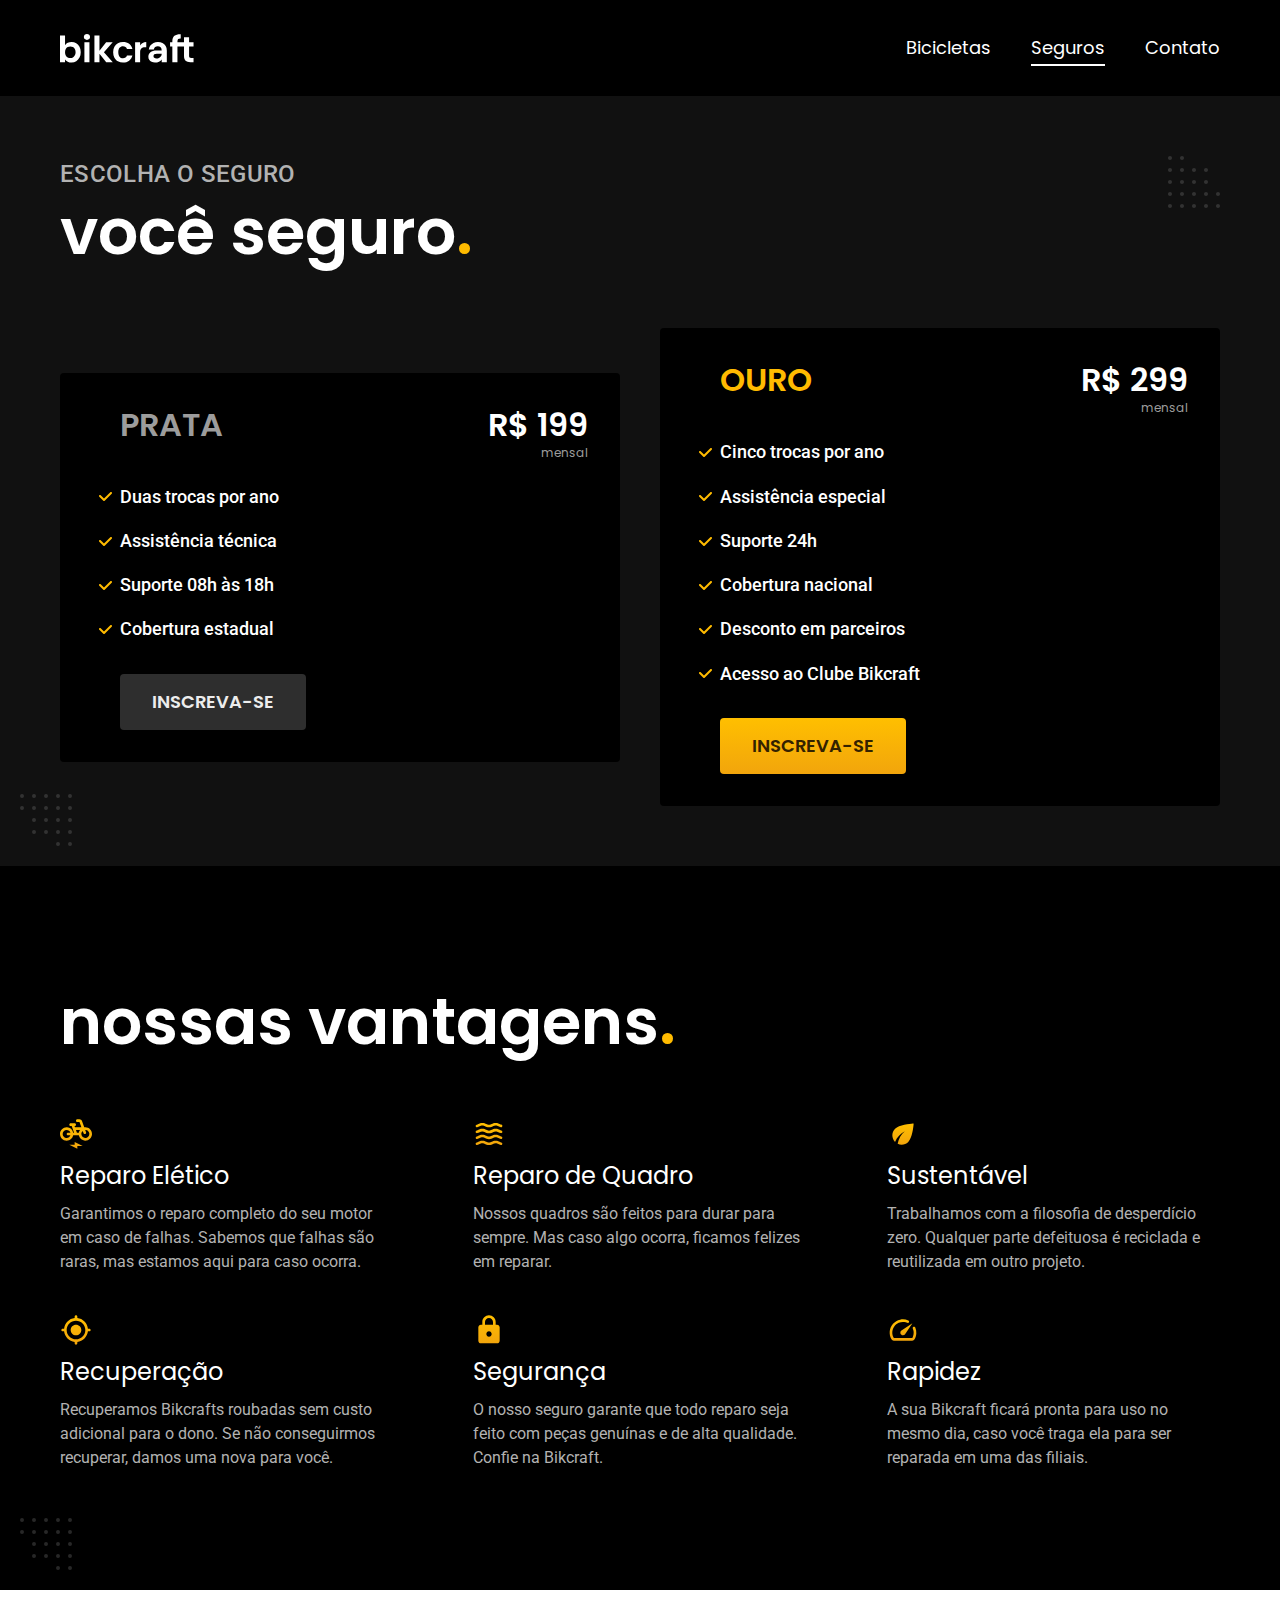
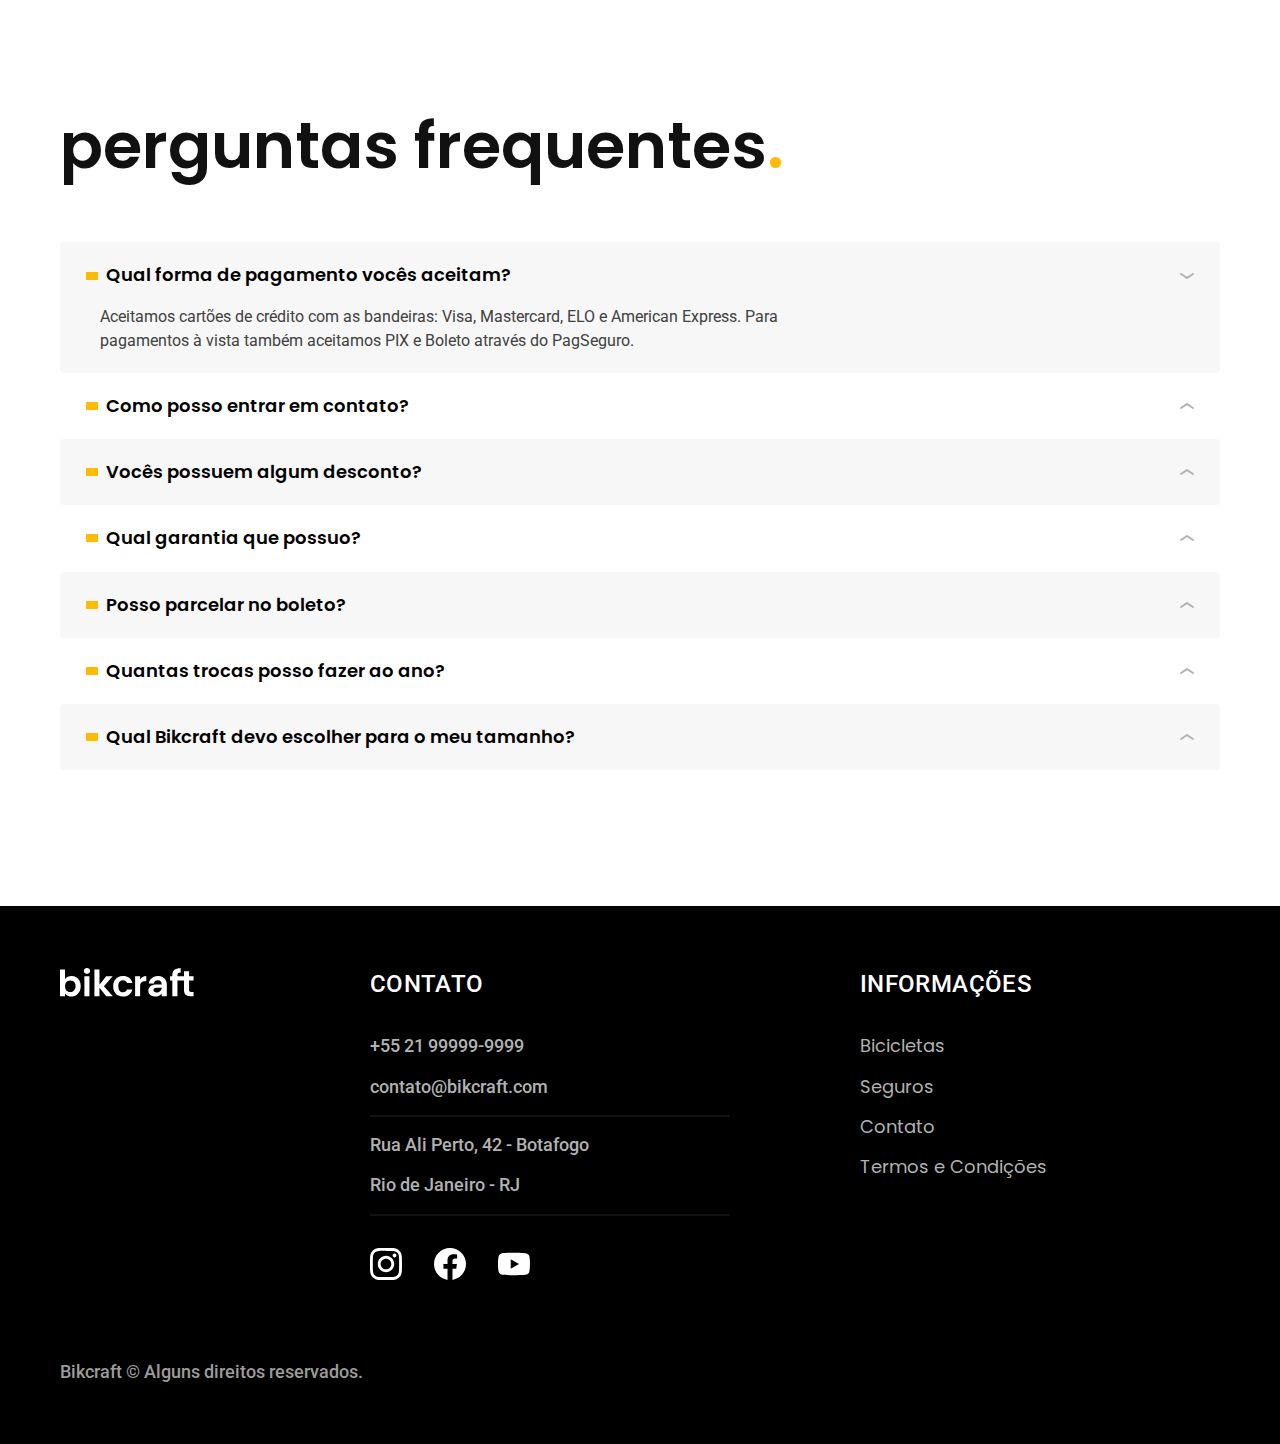
<file: seguros.html>
<!DOCTYPE html>
<html lang="pt-br">
  <head>
    <meta charset="UTF-8" />
    <meta name="viewport" content="width=device-width, initial-scale=1.0" />
    <title>Seguros | Bikcraft</title>
    <meta name="description" content="Seguros." />

    <link rel="icon" href="./favicon.svg" type="image/svg+xml" />
    <link rel="preload" href="./css/style.min.css" as="style" />
    <link rel="stylesheet" href="./css/style.min.css" />

    <script>
      document.documentElement.classList.add("js");
    </script>

    <link rel="preconnect" href="https://fonts.googleapis.com" />
    <link rel="preconnect" href="https://fonts.gstatic.com" crossorigin />
    <link
      href="https://fonts.googleapis.com/css2?family=Merriweather:ital,wght@1,900&family=Poppins:wght@400;600&family=Roboto:wght@400;500&display=swap"
      rel="stylesheet"
    />
  </head>
  <body id="seguros">
    <header class="header-bg">
      <div class="header container">
        <a href="./"
          ><img src="./img/bikcraft.svg" width="136" height="32" alt="Bikcraft"
        /></a>

        <nav aria-label="primaria">
          <ul class="header-menu font-1-m cor-0">
            <li>
              <a href="./bicicletas.html">Bicicletas</a>
            </li>
            <li>
              <a href="./seguros.html">Seguros</a>
            </li>
            <li>
              <a href="./contato.html">Contato</a>
            </li>
          </ul>
        </nav>
      </div>
    </header>

    <main class="seguros-bg">
      <div class="titulo-bg">
        <div class="titulo container">
          <p class="font-2-l-b cor-5">Escolha o seguro</p>
          <h1 class="font-1-xxl cor-0">
            você seguro<span class="cor-p1">.</span>
          </h1>
        </div>
      </div>

      <div class="seguros container fadeInLeft" data-anime="200">
        <div class="seguros-item">
          <h3 class="font-1-xl cor-6">PRATA</h3>
          <span class="font-1-xl cor-0"
            >R$ 199 <span class="font-1-xs cor-6">mensal</span></span
          >
          <ul class="font-2-m cor-0">
            <li>Duas trocas por ano</li>
            <li>Assistência técnica</li>
            <li>Suporte 08h às 18h</li>
            <li>Cobertura estadual</li>
          </ul>
          <a
            class="botao secundario"
            href="./orcamento.html?tipo=seguro&produto=prata"
            >Inscreva-se</a
          >
        </div>

        <div class="seguros-item fadeInRight" data-anime="400">
          <h3 class="font-1-xl cor-p1">OURO</h3>
          <span class="font-1-xl cor-0"
            >R$ 299 <span class="font-1-xs cor-6">mensal</span></span
          >
          <ul class="font-2-m cor-0">
            <li>Cinco trocas por ano</li>
            <li>Assistência especial</li>
            <li>Suporte 24h</li>
            <li>Cobertura nacional</li>
            <li>Desconto em parceiros</li>
            <li>Acesso ao Clube Bikcraft</li>
          </ul>
          <a class="botao" href="./orcamento.html?tipo=seguro&produto=ouro"
            >Inscreva-se</a
          >
        </div>
      </div>
    </main>

    <article class="vantagens-bg">
      <div class="vantagens container">
        <h2 class="font-1-xxl cor-0">
          nossas vantagens<span class="cor-p1">.</span>
        </h2>
        <ul>
          <li>
            <img
              src="./img/icones/eletrica.svg"
              width="32"
              height="32"
              alt=""
            />
            <h3 class="font-1-l cor-0">Reparo Elético</h3>
            <p class="font-2-s cor-5">
              Garantimos o reparo completo do seu motor em caso de falhas.
              Sabemos que falhas são raras, mas estamos aqui para caso ocorra.
            </p>
          </li>
          <li>
            <img src="./img/icones/carbono.svg" width="32" height="32" alt="" />
            <h3 class="font-1-l cor-0">Reparo de Quadro</h3>
            <p class="font-2-s cor-5">
              Nossos quadros são feitos para durar para sempre. Mas caso algo
              ocorra, ficamos felizes em reparar.
            </p>
          </li>
          <li>
            <img
              src="./img/icones/sustentavel.svg"
              width="32"
              height="32"
              alt=""
            />
            <h3 class="font-1-l cor-0">Sustentável</h3>
            <p class="font-2-s cor-5">
              Trabalhamos com a filosofia de desperdício zero. Qualquer parte
              defeituosa é reciclada e reutilizada em outro projeto.
            </p>
          </li>
          <li>
            <img
              src="./img/icones/rastreador.svg"
              width="32"
              height="32"
              alt=""
            />
            <h3 class="font-1-l cor-0">Recuperação</h3>
            <p class="font-2-s cor-5">
              Recuperamos Bikcrafts roubadas sem custo adicional para o dono. Se
              não conseguirmos recuperar, damos uma nova para você.
            </p>
          </li>
          <li>
            <img src="./img/icones/seguro.svg" width="32" height="32" alt="" />
            <h3 class="font-1-l cor-0">Segurança</h3>
            <p class="font-2-s cor-5">
              O nosso seguro garante que todo reparo seja feito com peças
              genuínas e de alta qualidade. Confie na Bikcraft.
            </p>
          </li>
          <li>
            <img
              src="./img/icones/velocidade.svg"
              width="32"
              height="32"
              alt=""
            />
            <h3 class="font-1-l cor-0">Rapidez</h3>
            <p class="font-2-s cor-5">
              A sua Bikcraft ficará pronta para uso no mesmo dia, caso você
              traga ela para ser reparada em uma das filiais.
            </p>
          </li>
        </ul>
      </div>
    </article>

    <article class="perguntas container">
      <h2 class="font-1-xxl">
        perguntas frequentes<span class="cor-p1">.</span>
      </h2>

      <dl>
        <div>
          <dt>
            <button
              class="font-1-m-b"
              aria-controls="pergunta1"
              aria-expanded="true"
            >
              Qual forma de pagamento vocês aceitam?
            </button>
          </dt>
          <dd id="pergunta1" class="font-2-s cor-9 ativa">
            Aceitamos cartões de crédito com as bandeiras: Visa, Mastercard, ELO
            e American Express. Para pagamentos à vista também aceitamos PIX e
            Boleto através do PagSeguro.
          </dd>
        </div>
        <div>
          <dt>
            <button
              class="font-1-m-b"
              aria-controls="pergunta2"
              aria-expanded="false"
            >
              Como posso entrar em contato?
            </button>
          </dt>
          <dd id="pergunta2" class="font-2-s cor-9">
            Ficamos felizes em ajudar! Você pode entrar em contato conosco de
            diversas maneiras. Utilize nosso formulário de contato disponível na
            seção "Contato" do site, envie um e-mail para vendas@bikcraft.com /
            assistencia@bikcraft.com ou ligue para o nosso serviço de
            atendimento ao cliente no número (21) 99999-9999. Estamos aqui para
            responder às suas dúvidas e fornecer o melhor suporte possível.
          </dd>
        </div>
        <div>
          <dt>
            <button
              class="font-1-m-b"
              aria-controls="pergunta3"
              aria-expanded="false"
            >
              Vocês possuem algum desconto?
            </button>
          </dt>
          <dd id="pergunta3" class="font-2-s cor-9">
            Aceitamos cartões de crédito com as bandeiras: Visa, Mastercard, ELO
            e American Express. Para pagamentos à vista também aceitamos PIX e
            Boleto através do PagSeguro.
          </dd>
        </div>
        <div>
          <dt>
            <button
              class="font-1-m-b"
              aria-controls="pergunta4"
              aria-expanded="false"
            >
              Qual garantia que possuo?
            </button>
          </dt>
          <dd id="pergunta4" class="font-2-s cor-9">
            Aceitamos cartões de crédito com as bandeiras: Visa, Mastercard, ELO
            e American Express. Para pagamentos à vista também aceitamos PIX e
            Boleto através do PagSeguro.
          </dd>
        </div>
        <div>
          <dt>
            <button
              class="font-1-m-b"
              aria-controls="pergunta5"
              aria-expanded="false"
            >
              Posso parcelar no boleto?
            </button>
          </dt>
          <dd id="pergunta5" class="font-2-s cor-9">
            Atualmente, não oferecemos a opção de parcelamento no boleto. No
            entanto, aceitamos diversas formas de pagamento, incluindo cartões
            de crédito das bandeiras Visa, Mastercard, ELO e American Express.
            Além disso, você pode optar por pagar à vista utilizando PIX ou
            Boleto através do PagSeguro.
          </dd>
        </div>
        <div>
          <dt>
            <button
              class="font-1-m-b"
              aria-controls="pergunta6"
              aria-expanded="false"
            >
              Quantas trocas posso fazer ao ano?
            </button>
          </dt>
          <dd id="pergunta6" class="font-2-s cor-9">
            Com o seguro Prata, você tem direito a duas trocas por ano,
            garantindo maior tranquilidade em casos de eventuais problemas. Já o
            seguro Ouro oferece ainda mais flexibilidade, permitindo até 5
            trocas por ano. Essa é uma maneira de assegurar que sua experiência
            com a Bikcraft seja sempre a melhor possível.
          </dd>
        </div>
        <div>
          <dt>
            <button
              class="font-1-m-b"
              aria-controls="pergunta7"
              aria-expanded="false"
            >
              Qual Bikcraft devo escolher para o meu tamanho?
            </button>
          </dt>
          <dd id="pergunta7" class="font-2-s cor-9">
            Caso tenha dúvidas, não hesite em entrar em contato conosco! Nossa
            equipe terá prazer em orientá-lo na escolha da bicicleta que melhor
            atenda às suas necessidades e proporcionando o máximo de conforto
            durante seus passeios.
          </dd>
        </div>
      </dl>
    </article>

    <footer class="footer-bg">
      <div class="footer container">
        <img src="./img/bikcraft.svg" width="136" height="32" alt="Bikcraft" />
        <div class="footer-contato">
          <h3 class="font-2-l-b cor-0">Contato</h3>
          <ul class="font-2-m cor-5">
            <li><a href="tel:+5521999999999">+55 21 99999-9999</a></li>
            <li>
              <a href="mailto:contato@bikcraft.com">contato@bikcraft.com</a>
            </li>
            <li>Rua Ali Perto, 42 - Botafogo</li>
            <li>Rio de Janeiro - RJ</li>
          </ul>
          <div class="footer-redes">
            <a href="./"
              ><img
                src="./img/redes/instagram.svg"
                width="32"
                height="32"
                alt="Instagram"
            /></a>
            <a href="./"
              ><img
                src="./img/redes/facebook.svg"
                width="32"
                height="32"
                alt="Facebook"
            /></a>
            <a href="./"
              ><img
                src="./img/redes/youtube.svg"
                width="32"
                height="32"
                alt="Youtube"
            /></a>
          </div>
        </div>
        <div class="footer-informacoes">
          <h3 class="font-2-l-b cor-0">Informações</h3>
          <nav>
            <ul class="font-1-m cor-5">
              <li>
                <a href="./bicicletas.html">Bicicletas</a>
              </li>
              <li>
                <a href="./seguros.html">Seguros</a>
              </li>
              <li>
                <a href="./contato.html">Contato</a>
              </li>
              <li>
                <a href="./termos.html">Termos e Condições</a>
              </li>
            </ul>
          </nav>
        </div>
        <p class="footer-copy font-2-m cor-6">
          Bikcraft © Alguns direitos reservados.
        </p>
      </div>
    </footer>
    <script src="./js/plugins/simple-anime.js"></script>
    <script src="./js/script.js"></script>
  </body>
</html>
</file>
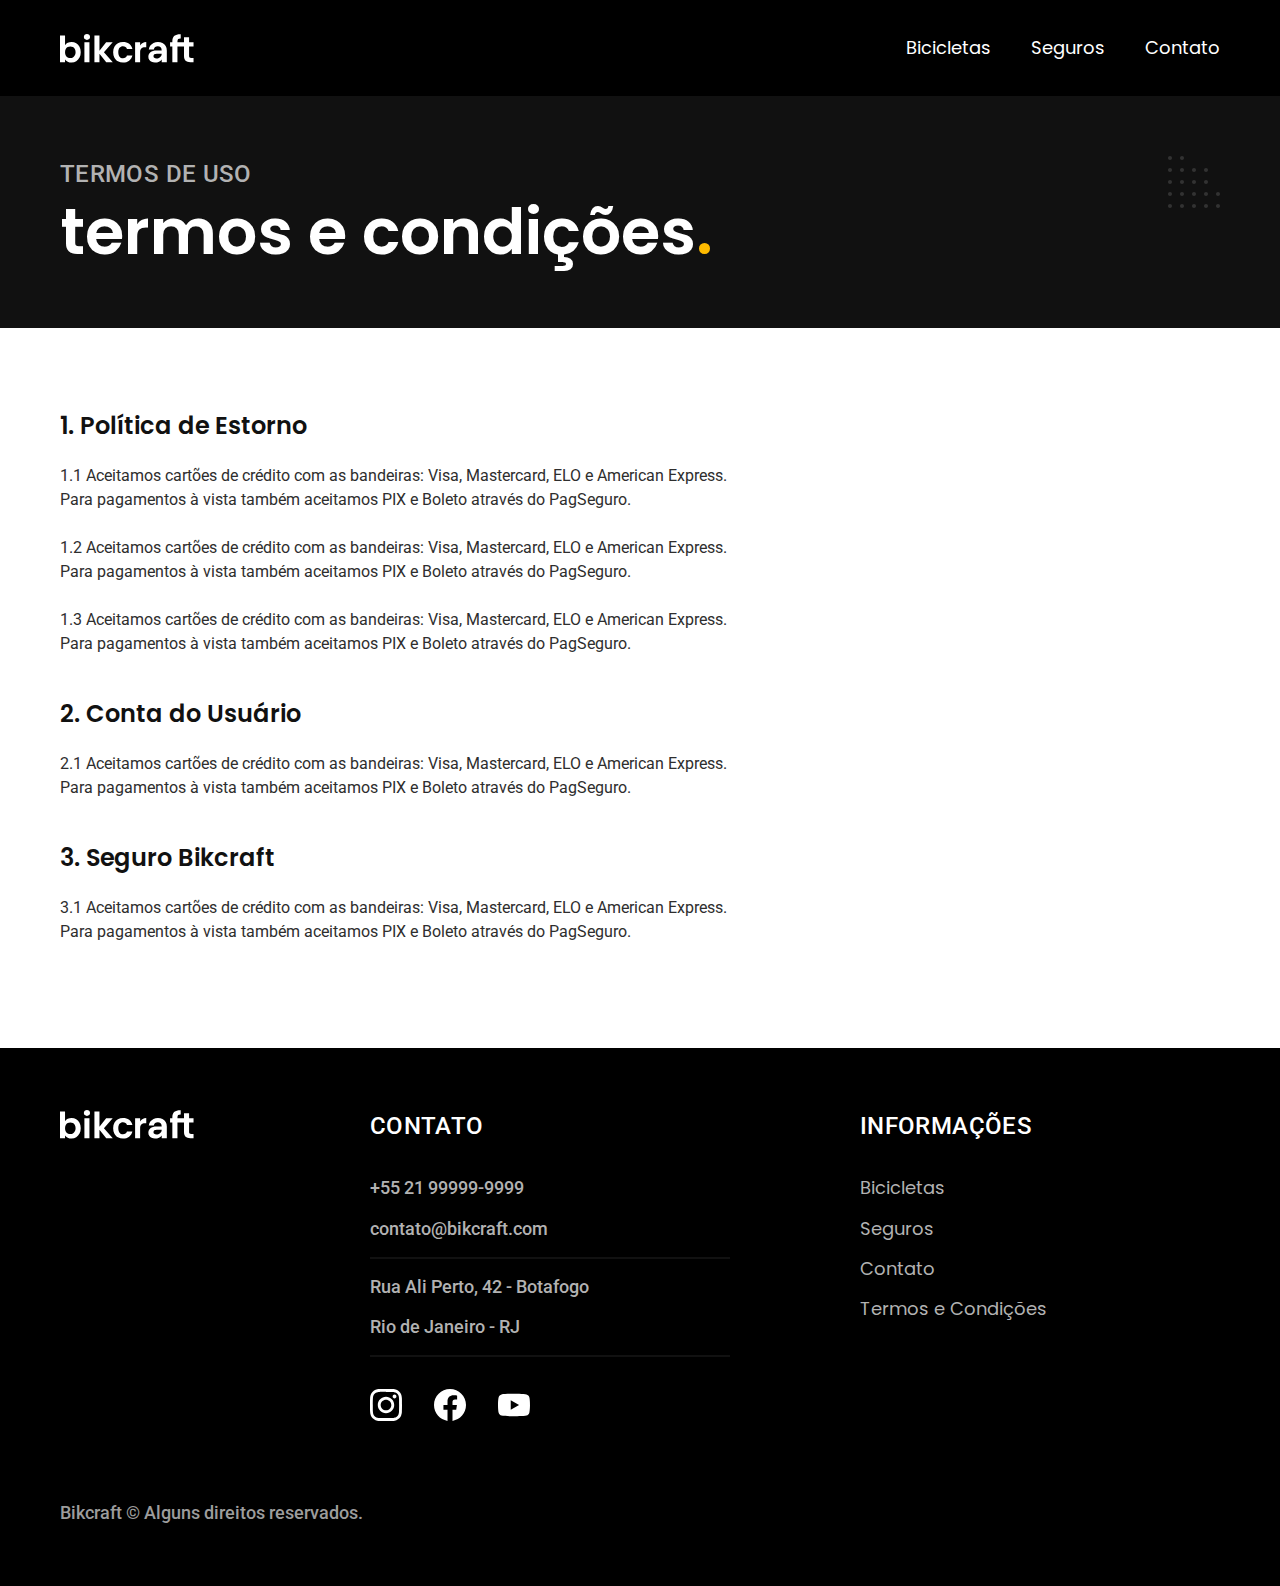
<file: termos.html>
<!DOCTYPE html>
<html lang="pt-br">
  <head>
    <meta charset="UTF-8" />
    <meta name="viewport" content="width=device-width, initial-scale=1.0" />
    <title>Termos e Condições | Bikcraft</title>
    <meta name="description" content="Termos e condições." />

    <link rel="icon" href="./favicon.svg" type="image/svg+xml" />
    <link rel="preload" href="./css/style.min.css" as="style" />
    <link rel="stylesheet" href="./css/style.min.css" />

    <script>
      document.documentElement.classList.add("js");
    </script>

    <link rel="preconnect" href="https://fonts.googleapis.com" />
    <link rel="preconnect" href="https://fonts.gstatic.com" crossorigin />
    <link
      href="https://fonts.googleapis.com/css2?family=Merriweather:ital,wght@1,900&family=Poppins:wght@400;600&family=Roboto:wght@400;500&display=swap"
      rel="stylesheet"
    />
  </head>
  <body id="termos">
    <header class="header-bg">
      <div class="header container">
        <a href="./"
          ><img src="./img/bikcraft.svg" width="136" height="32" alt="Bikcraft"
        /></a>

        <nav aria-label="primaria">
          <ul class="header-menu font-1-m cor-0">
            <li>
              <a href="./bicicletas.html">Bicicletas</a>
            </li>
            <li>
              <a href="./seguros.html">Seguros</a>
            </li>
            <li>
              <a href="./contato.html">Contato</a>
            </li>
          </ul>
        </nav>
      </div>
    </header>

    <main>
      <div class="titulo-bg">
        <div class="titulo container">
          <p class="font-2-l-b cor-5">Termos de uso</p>
          <h1 class="font-1-xxl cor-0">
            termos e condições<span class="cor-p1">.</span>
          </h1>
        </div>
      </div>

      <div class="termos font-2-s cor-10 container">
        <h2 class="font-1-l cor-11">1. Política de Estorno</h2>
        <p>
          1.1 Aceitamos cartões de crédito com as bandeiras: Visa, Mastercard,
          ELO e American Express. Para pagamentos à vista também aceitamos PIX e
          Boleto através do PagSeguro.
        </p>
        <p>
          1.2 Aceitamos cartões de crédito com as bandeiras: Visa, Mastercard,
          ELO e American Express. Para pagamentos à vista também aceitamos PIX e
          Boleto através do PagSeguro.
        </p>
        <p>
          1.3 Aceitamos cartões de crédito com as bandeiras: Visa, Mastercard,
          ELO e American Express. Para pagamentos à vista também aceitamos PIX e
          Boleto através do PagSeguro.
        </p>

        <h2 class="font-1-l cor-11">2. Conta do Usuário</h2>
        <p>
          2.1 Aceitamos cartões de crédito com as bandeiras: Visa, Mastercard,
          ELO e American Express. Para pagamentos à vista também aceitamos PIX e
          Boleto através do PagSeguro.
        </p>

        <h2 class="font-1-l cor-11">3. Seguro Bikcraft</h2>
        <p>
          3.1 Aceitamos cartões de crédito com as bandeiras: Visa, Mastercard,
          ELO e American Express. Para pagamentos à vista também aceitamos PIX e
          Boleto através do PagSeguro.
        </p>
      </div>
    </main>

    <footer class="footer-bg">
      <div class="footer container">
        <img src="./img/bikcraft.svg" width="136" height="32" alt="Bikcraft" />
        <div class="footer-contato">
          <h3 class="font-2-l-b cor-0">Contato</h3>
          <ul class="font-2-m cor-5">
            <li><a href="tel:+5521999999999">+55 21 99999-9999</a></li>
            <li>
              <a href="mailto:contato@bikcraft.com">contato@bikcraft.com</a>
            </li>
            <li>Rua Ali Perto, 42 - Botafogo</li>
            <li>Rio de Janeiro - RJ</li>
          </ul>
          <div class="footer-redes">
            <a href="./"
              ><img
                src="./img/redes/instagram.svg"
                width="32"
                height="32"
                alt="Instagram"
            /></a>
            <a href="./"
              ><img
                src="./img/redes/facebook.svg"
                width="32"
                height="32"
                alt="Facebook"
            /></a>
            <a href="./"
              ><img
                src="./img/redes/youtube.svg"
                width="32"
                height="32"
                alt="Youtube"
            /></a>
          </div>
        </div>
        <div class="footer-informacoes">
          <h3 class="font-2-l-b cor-0">Informações</h3>
          <nav>
            <ul class="font-1-m cor-5">
              <li>
                <a href="./bicicletas.html">Bicicletas</a>
              </li>
              <li>
                <a href="./seguros.html">Seguros</a>
              </li>
              <li>
                <a href="./contato.html">Contato</a>
              </li>
              <li>
                <a href="./termos.html">Termos e Condições</a>
              </li>
            </ul>
          </nav>
        </div>
        <p class="footer-copy font-2-m cor-6">
          Bikcraft © Alguns direitos reservados.
        </p>
      </div>
    </footer>
    <script src="./js/script.js"></script>
  </body>
</html>
</file>
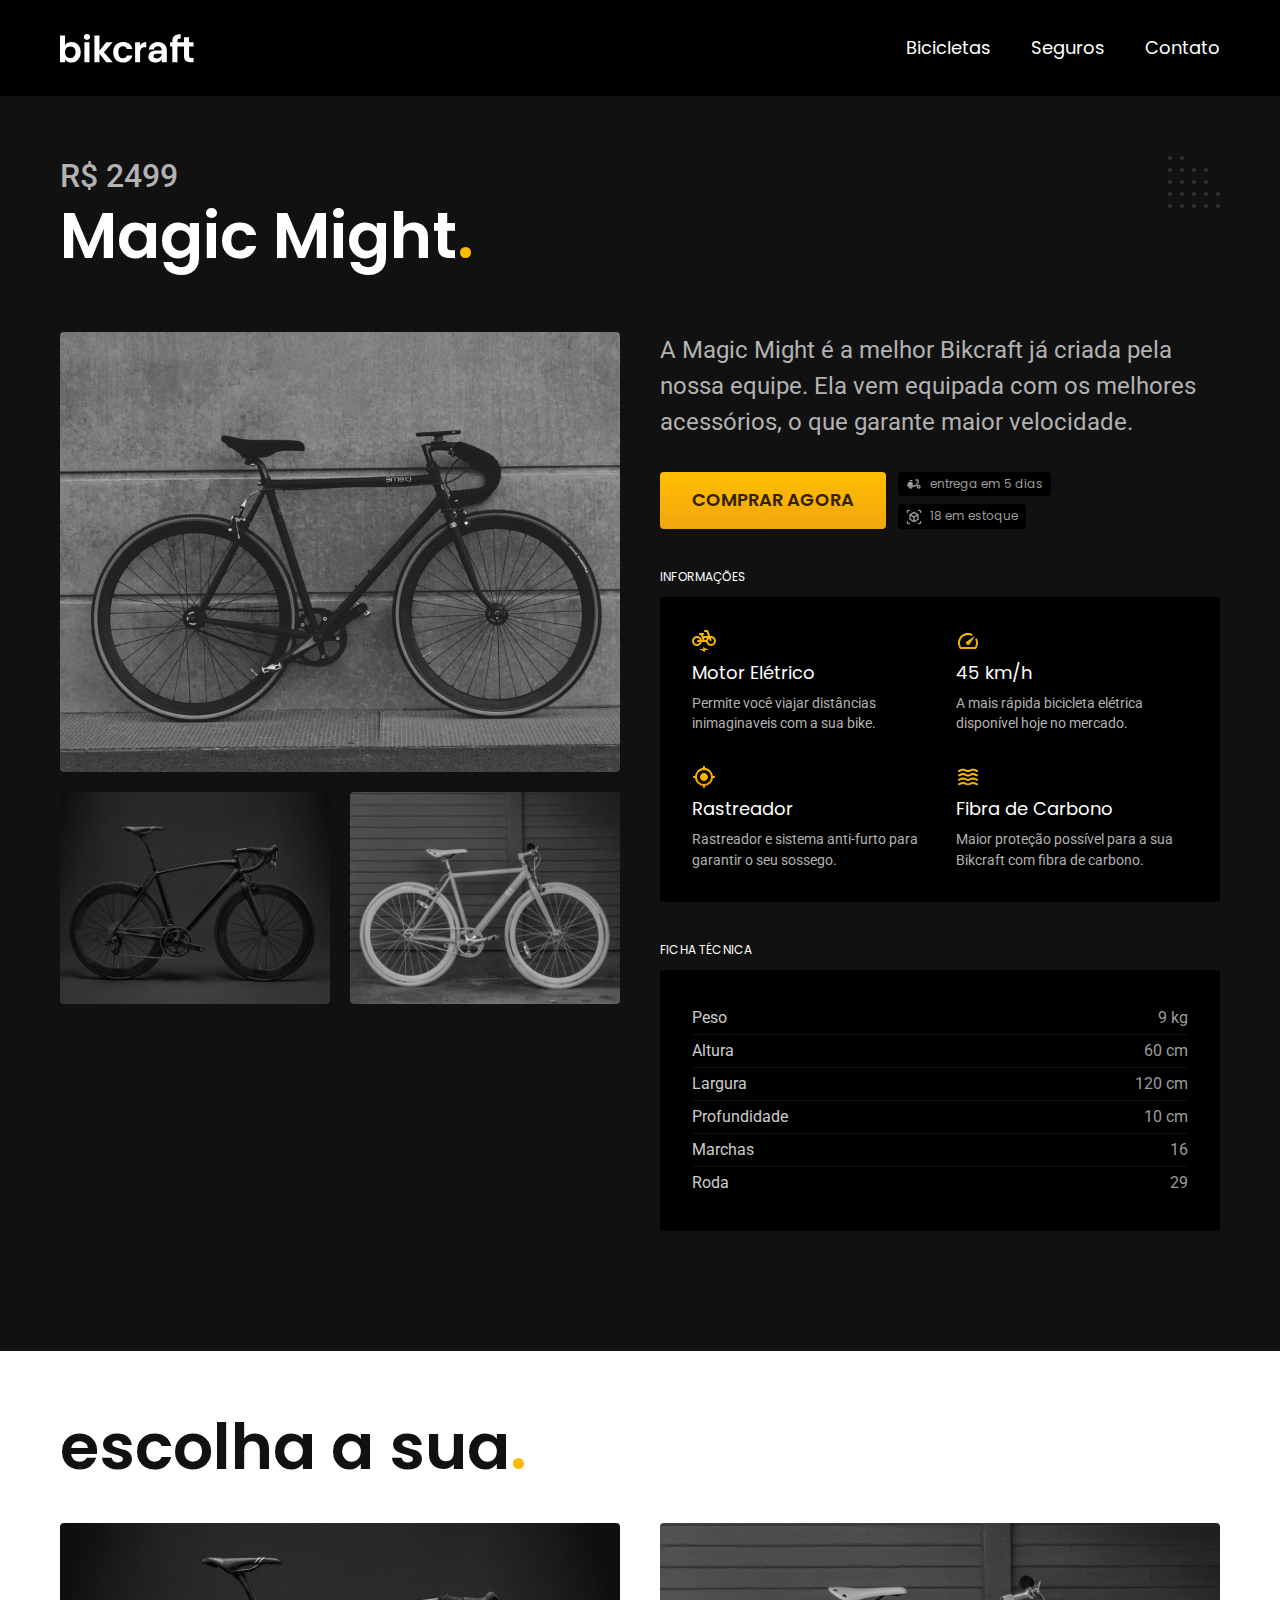
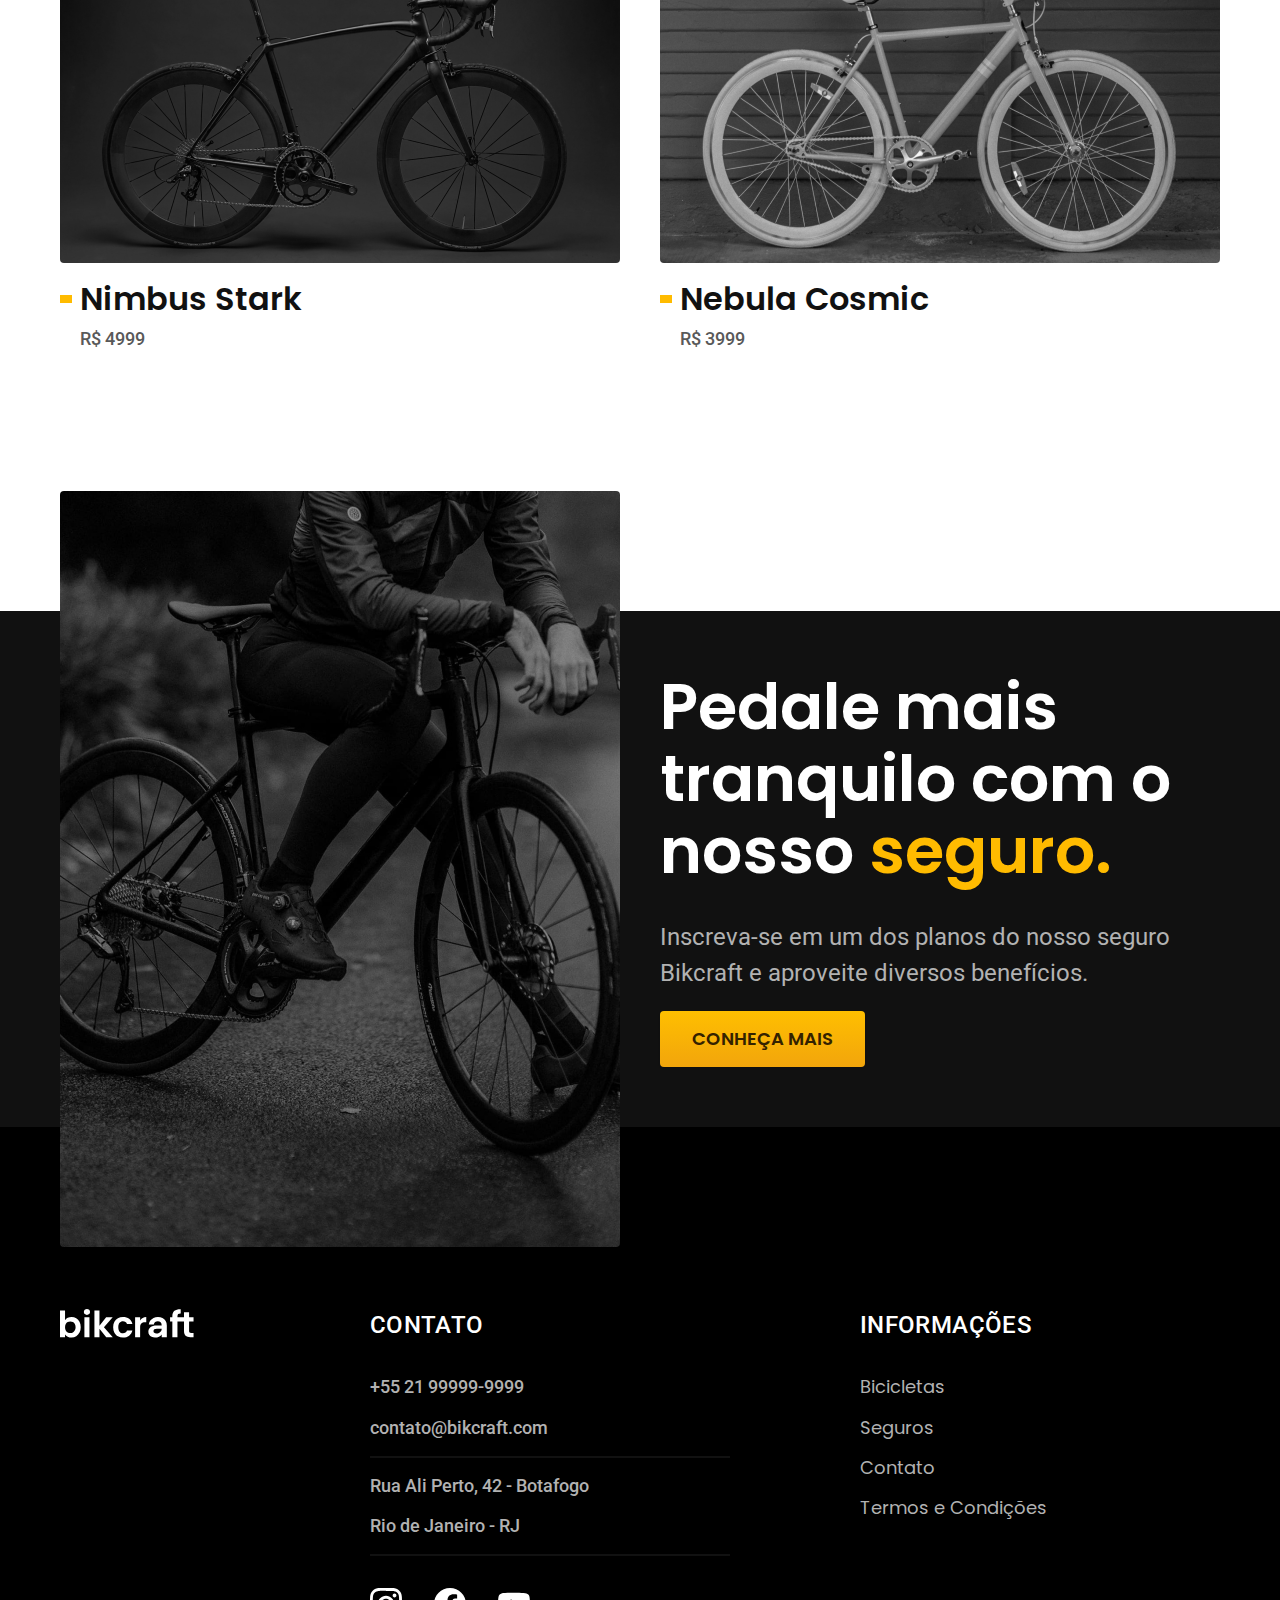
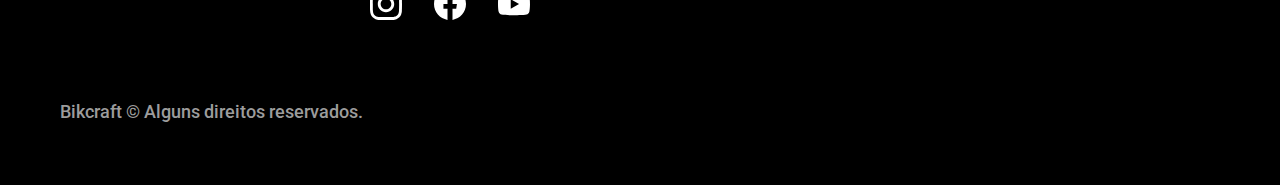
<file: bicicletas/magic.html>
<!DOCTYPE html>
<html lang="pt-br">
  <head>
    <meta charset="UTF-8" />
    <meta name="viewport" content="width=device-width, initial-scale=1.0" />
    <title>Magic | Bikcraft</title>
    <meta name="description" content="Magic." />

    <link rel="icon" href="../favicon.svg" type="image/svg+xml" />
    <link rel="preload" href="../css/style.min.css" as="style" />
    <link rel="stylesheet" href="../css/style.min.css" />

    <script>
      document.documentElement.classList.add("js");
    </script>

    <link rel="preconnect" href="https://fonts.googleapis.com" />
    <link rel="preconnect" href="https://fonts.gstatic.com" crossorigin />
    <link
      href="https://fonts.googleapis.com/css2?family=Merriweather:ital,wght@1,900&family=Poppins:wght@400;600&family=Roboto:wght@400;500&display=swap"
      rel="stylesheet"
    />
  </head>
  <body id="bicicleta">
    <header class="header-bg">
      <div class="header container">
        <a href="../"><img src="../img/bikcraft.svg" alt="Bikcraft" /></a>

        <nav aria-label="primaria">
          <ul class="header-menu font-1-m cor-0">
            <li>
              <a href="../bicicletas.html">Bicicletas</a>
            </li>
            <li>
              <a href="../seguros.html">Seguros</a>
            </li>
            <li>
              <a href="../contato.html">Contato</a>
            </li>
          </ul>
        </nav>
      </div>
    </header>

    <main class="titulo-bg">
      <div>
        <div class="titulo container">
          <p class="font-2-xl cor-5">R$ 2499</p>
          <h1 class="font-1-xxl cor-0">
            Magic Might<span class="cor-p1">.</span>
          </h1>
        </div>
      </div>
      <div class="bicicleta container">
        <div class="bicicleta-imagens">
          <img src="../img/bicicleta/nimbus2.jpg" alt="Bicicleta 1" />
          <img src="../img/bicicleta/nimbus1.jpg" alt=" Bicicleta 2" />
          <img src="../img/bicicleta/nimbus3.jpg" alt=" Bicicleta 3" />
        </div>
        <div class="bicicleta-conteudo">
          <p class="font-2-l cor-5">
            A Magic Might é a melhor Bikcraft já criada pela nossa equipe. Ela
            vem equipada com os melhores acessórios, o que garante maior
            velocidade.
          </p>
          <div class="bicicleta-comprar">
            <a
              class="botao"
              href="../orcamento.html?tipo=bikcraft&produto=magic"
              >Comprar Agora</a
            >
            <span class="font-1-xs cor-6"
              ><img src="../img/icones/entrega.svg" alt="" />entrega em 5
              dias</span
            >
            <span class="font-1-xs cor-6"
              ><img src="../img/icones/estoque.svg" alt="" />18 em estoque</span
            >
          </div>
          <h2 class="font-1-xs cor-0">Informações</h2>
          <ul class="bicicleta-informacoes">
            <li>
              <img src="../img/icones/eletrica.svg" alt="" />
              <h3 class="font-1-m cor-0">Motor Elétrico</h3>
              <p class="font-2-xs cor-5">
                Permite você viajar distâncias inimaginaveis com a sua bike.
              </p>
            </li>
            <li>
              <img src="../img/icones/velocidade.svg" alt="" />
              <h3 class="font-1-m cor-0">45 km/h</h3>
              <p class="font-2-xs cor-5">
                A mais rápida bicicleta elétrica disponível hoje no mercado.
              </p>
            </li>
            <li>
              <img src="../img/icones/rastreador.svg" alt="" />
              <h3 class="font-1-m cor-0">Rastreador</h3>
              <p class="font-2-xs cor-5">
                Rastreador e sistema anti-furto para garantir o seu sossego.
              </p>
            </li>
            <li>
              <img src="../img/icones/carbono.svg" alt="" />
              <h3 class="font-1-m cor-0">Fibra de Carbono</h3>
              <p class="font-2-xs cor-5">
                Maior proteção possível para a sua Bikcraft com fibra de
                carbono.
              </p>
            </li>
          </ul>
          <h2 class="font-1-xs cor-0">Ficha Técnica</h2>
          <ul class="bicicleta-ficha font-2-s cor-4">
            <li>Peso <span>9 kg</span></li>
            <li>Altura <span>60 cm</span></li>
            <li>Largura <span>120 cm</span></li>
            <li>Profundidade <span>10 cm</span></li>
            <li>Marchas <span>16</span></li>
            <li>Roda <span>29</span></li>
          </ul>
        </div>
      </div>
    </main>

    <article class="bicicletas-lista container">
      <h2 class="font-1-xxl">escolha a sua<span class="cor-p1">.</span></h2>

      <ul>
        <li>
          <a href="./nimbus.html">
            <img src="../img/bicicletas/nimbus.jpg" alt="Bicicleta preta." />
            <h3 class="font-1-xl">Nimbus Stark</h3>
            <span class="font-2-m cor-8">R$ 4999</span>
          </a>
        </li>
        <li>
          <a href="./nebula.html">
            <img src="../img/bicicletas/nebula.jpg" alt="Bicicleta preta." />
            <h3 class="font-1-xl">Nebula Cosmic</h3>
            <span class="font-2-m cor-8">R$ 3999</span>
          </a>
        </li>
      </ul>
    </article>

    <article class="seguro-bg">
      <div class="seguro container">
        <div class="seguro-imagem">
          <img
            src="../img/fotos/seguros.jpg"
            alt="Pessoa parada em cima de uma bicicleta."
          />
        </div>
        <div class="seguro-conteudo">
          <h2 class="font-1-xxl cor-0">
            Pedale mais tranquilo com o nosso
            <span class="cor-p1">seguro.</span>
          </h2>
          <p class="font-2-l cor-5">
            Inscreva-se em um dos planos do nosso seguro Bikcraft e aproveite
            diversos benefícios.
          </p>
          <a class="botao" href="../seguros.html">Conheça Mais</a>
        </div>
      </div>
    </article>

    <footer class="footer-bg">
      <div class="footer container">
        <img src="../img/bikcraft.svg" alt="Bikcraft" />
        <div class="footer-contato">
          <h3 class="font-2-l-b cor-0">Contato</h3>
          <ul class="font-2-m cor-5">
            <li><a href="tel:+5521999999999">+55 21 99999-9999</a></li>
            <li>
              <a href="mailto:contato@bikcraft.com">contato@bikcraft.com</a>
            </li>
            <li>Rua Ali Perto, 42 - Botafogo</li>
            <li>Rio de Janeiro - RJ</li>
          </ul>
          <div class="footer-redes">
            <a href="../"
              ><img src="../img/redes/instagram.svg" alt="Instagram"
            /></a>
            <a href="../"
              ><img src="../img/redes/facebook.svg" alt="Facebook"
            /></a>
            <a href="../"
              ><img src="../img/redes/youtube.svg" alt="Youtube"
            /></a>
          </div>
        </div>
        <div class="footer-informacoes">
          <h3 class="font-2-l-b cor-0">Informações</h3>
          <nav>
            <ul class="font-1-m cor-5">
              <li>
                <a href="../bicicletas.html">Bicicletas</a>
              </li>
              <li>
                <a href="../seguros.html">Seguros</a>
              </li>
              <li>
                <a href="../contato.html">Contato</a>
              </li>
              <li>
                <a href="../termos.html">Termos e Condições</a>
              </li>
            </ul>
          </nav>
        </div>
        <p class="footer-copy font-2-m cor-6">
          Bikcraft © Alguns direitos reservados.
        </p>
      </div>
    </footer>
    <script src="../js/script.js"></script>
  </body>
</html>
</file>
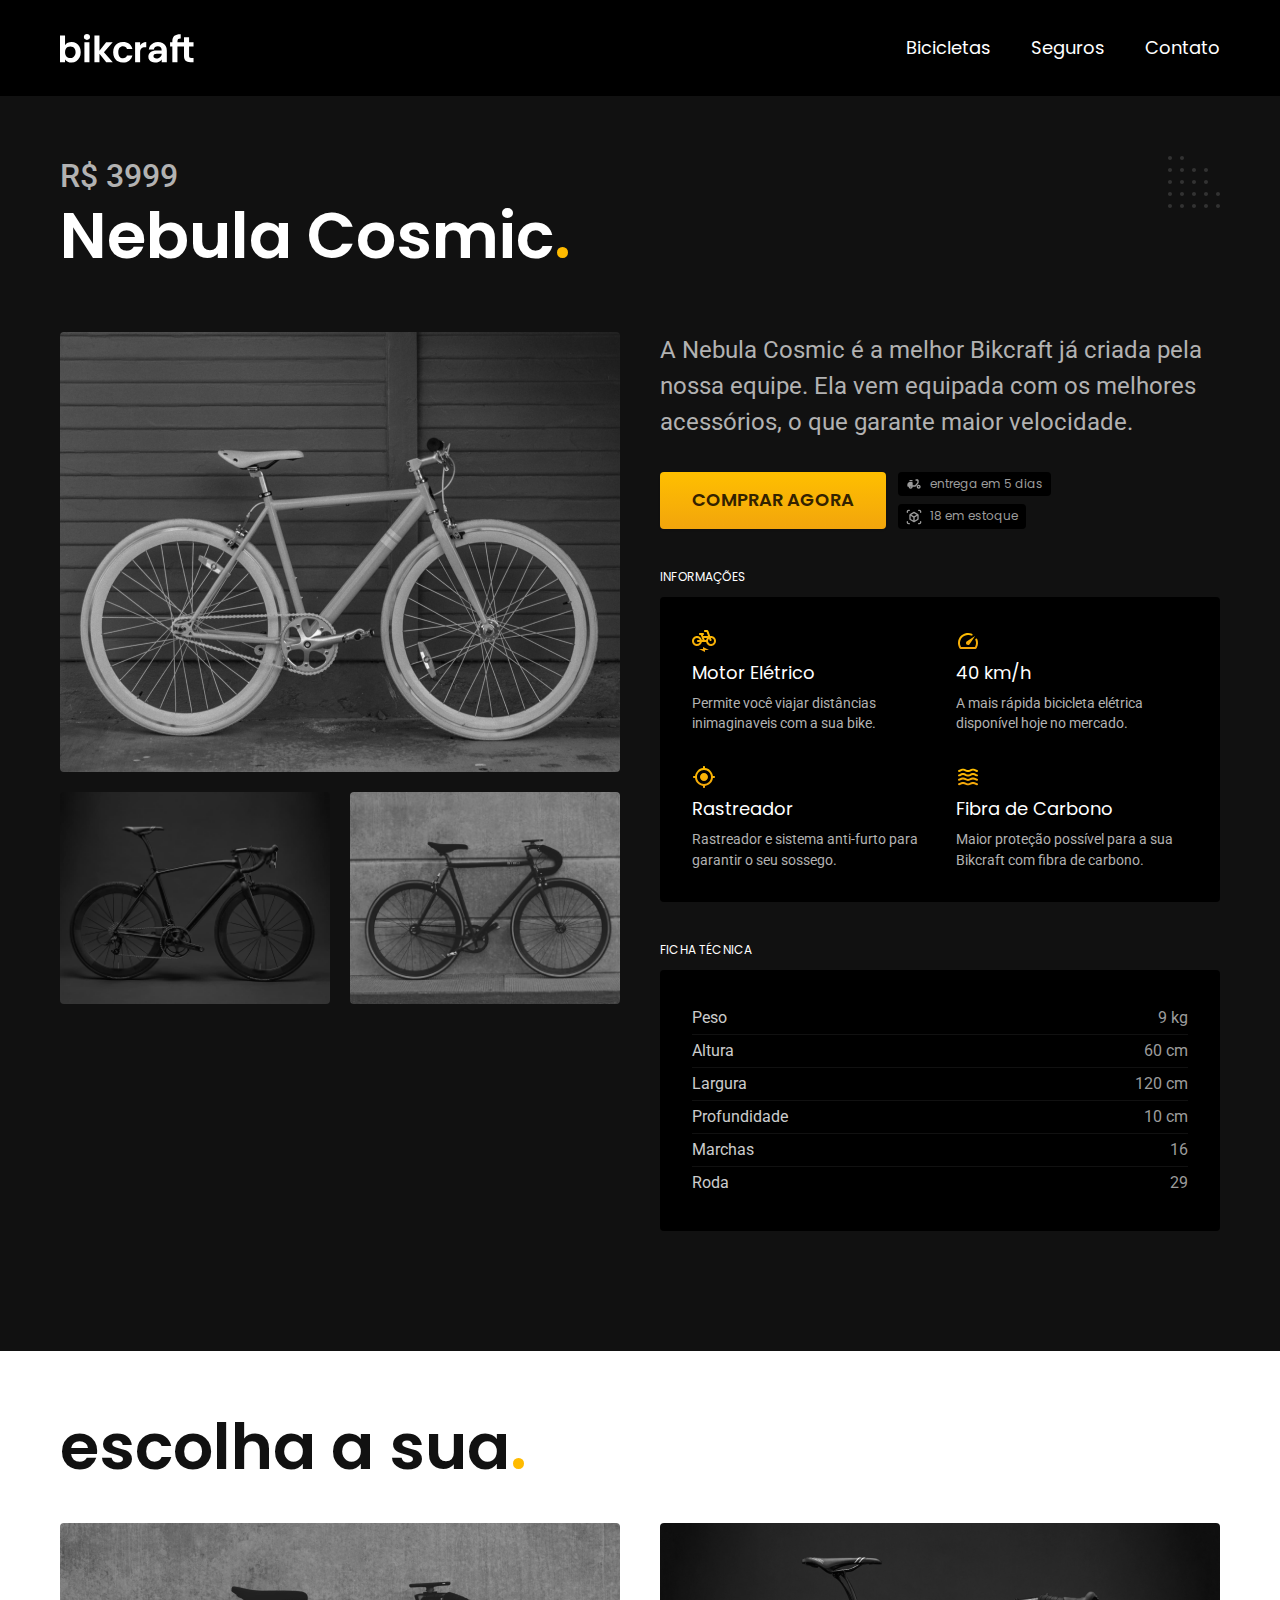
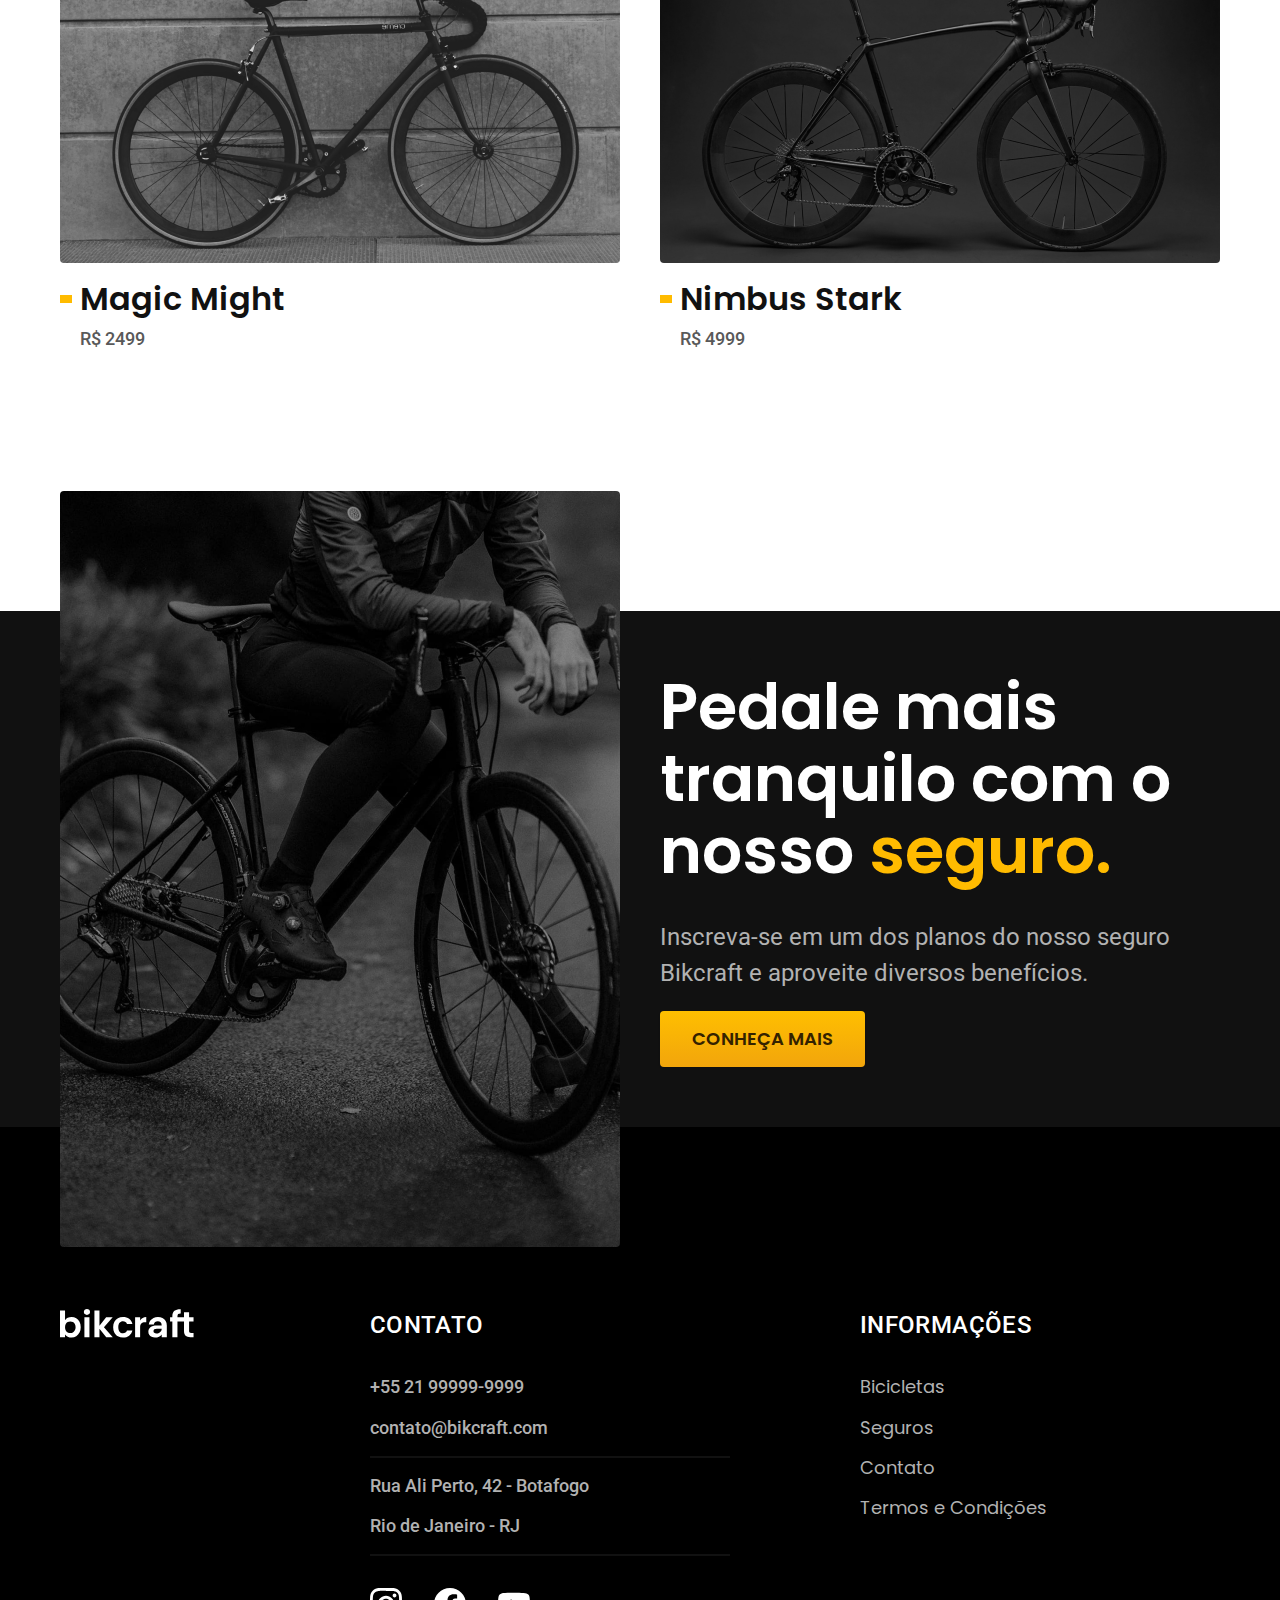
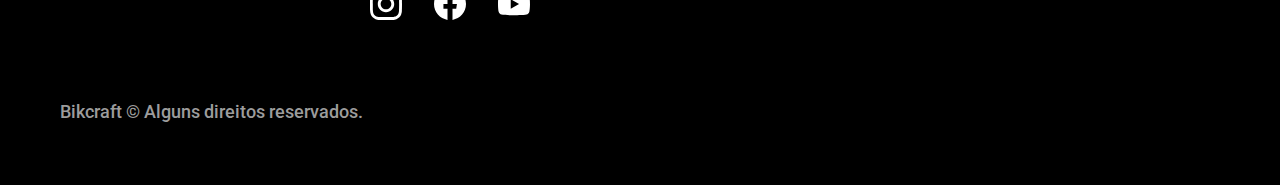
<file: bicicletas/nebula.html>
<!DOCTYPE html>
<html lang="pt-br">
  <head>
    <meta charset="UTF-8" />
    <meta name="viewport" content="width=device-width, initial-scale=1.0" />
    <title>Nebula | Bikcraft</title>
    <meta name="description" content="Nebula." />

    <link rel="icon" href="../favicon.svg" type="image/svg+xml" />
    <link rel="preload" href="../css/style.min.css" as="style" />
    <link rel="stylesheet" href="../css/style.min.css" />

    <script>
      document.documentElement.classList.add("js");
    </script>

    <link rel="preconnect" href="https://fonts.googleapis.com" />
    <link rel="preconnect" href="https://fonts.gstatic.com" crossorigin />
    <link
      href="https://fonts.googleapis.com/css2?family=Merriweather:ital,wght@1,900&family=Poppins:wght@400;600&family=Roboto:wght@400;500&display=swap"
      rel="stylesheet"
    />
  </head>
  <body id="bicicleta">
    <header class="header-bg">
      <div class="header container">
        <a href="../"><img src="../img/bikcraft.svg" alt="Bikcraft" /></a>

        <nav aria-label="primaria">
          <ul class="header-menu font-1-m cor-0">
            <li>
              <a href="../bicicletas.html">Bicicletas</a>
            </li>
            <li>
              <a href="../seguros.html">Seguros</a>
            </li>
            <li>
              <a href="../contato.html">Contato</a>
            </li>
          </ul>
        </nav>
      </div>
    </header>

    <main class="titulo-bg">
      <div>
        <div class="titulo container">
          <p class="font-2-xl cor-5">R$ 3999</p>
          <h1 class="font-1-xxl cor-0">
            Nebula Cosmic<span class="cor-p1">.</span>
          </h1>
        </div>
      </div>
      <div class="bicicleta container">
        <div class="bicicleta-imagens">
          <img src="../img/bicicleta/nimbus3.jpg" alt="Bicicleta 1" />
          <img src="../img/bicicleta/nimbus1.jpg" alt="Bicicleta 2" />
          <img src="../img/bicicleta/nimbus2.jpg" alt="Bicicleta 3" />
        </div>
        <div class="bicicleta-conteudo">
          <p class="font-2-l cor-5">
            A Nebula Cosmic é a melhor Bikcraft já criada pela nossa equipe. Ela
            vem equipada com os melhores acessórios, o que garante maior
            velocidade.
          </p>
          <div class="bicicleta-comprar">
            <a
              class="botao"
              href="../orcamento.html?tipo=bikcraft&produto=nebula"
              >Comprar Agora</a
            >
            <span class="font-1-xs cor-6"
              ><img src="../img/icones/entrega.svg" alt="" />entrega em 5
              dias</span
            >
            <span class="font-1-xs cor-6"
              ><img src="../img/icones/estoque.svg" alt="" />18 em estoque</span
            >
          </div>
          <h2 class="font-1-xs cor-0">Informações</h2>
          <ul class="bicicleta-informacoes">
            <li>
              <img src="../img/icones/eletrica.svg" alt="" />
              <h3 class="font-1-m cor-0">Motor Elétrico</h3>
              <p class="font-2-xs cor-5">
                Permite você viajar distâncias inimaginaveis com a sua bike.
              </p>
            </li>
            <li>
              <img src="../img/icones/velocidade.svg" alt="" />
              <h3 class="font-1-m cor-0">40 km/h</h3>
              <p class="font-2-xs cor-5">
                A mais rápida bicicleta elétrica disponível hoje no mercado.
              </p>
            </li>
            <li>
              <img src="../img/icones/rastreador.svg" alt="" />
              <h3 class="font-1-m cor-0">Rastreador</h3>
              <p class="font-2-xs cor-5">
                Rastreador e sistema anti-furto para garantir o seu sossego.
              </p>
            </li>
            <li>
              <img src="../img/icones/carbono.svg" alt="" />
              <h3 class="font-1-m cor-0">Fibra de Carbono</h3>
              <p class="font-2-xs cor-5">
                Maior proteção possível para a sua Bikcraft com fibra de
                carbono.
              </p>
            </li>
          </ul>
          <h2 class="font-1-xs cor-0">Ficha Técnica</h2>
          <ul class="bicicleta-ficha font-2-s cor-4">
            <li>Peso <span>9 kg</span></li>
            <li>Altura <span>60 cm</span></li>
            <li>Largura <span>120 cm</span></li>
            <li>Profundidade <span>10 cm</span></li>
            <li>Marchas <span>16</span></li>
            <li>Roda <span>29</span></li>
          </ul>
        </div>
      </div>
    </main>

    <article class="bicicletas-lista container">
      <h2 class="font-1-xxl">escolha a sua<span class="cor-p1">.</span></h2>

      <ul>
        <li>
          <a href="./magic.html">
            <img src="../img/bicicletas/magic.jpg" alt="Bicicleta preta." />
            <h3 class="font-1-xl">Magic Might</h3>
            <span class="font-2-m cor-8">R$ 2499</span>
          </a>
        </li>
        <li>
          <a href="./nimbus.html">
            <img src="../img/bicicletas/nimbus.jpg" alt="Bicicleta preta." />
            <h3 class="font-1-xl">Nimbus Stark</h3>
            <span class="font-2-m cor-8">R$ 4999</span>
          </a>
        </li>
      </ul>
    </article>

    <article class="seguro-bg">
      <div class="seguro container">
        <div class="seguro-imagem">
          <img
            src="../img/fotos/seguros.jpg"
            alt="Pessoa parada em cima de uma bicicleta."
          />
        </div>
        <div class="seguro-conteudo">
          <h2 class="font-1-xxl cor-0">
            Pedale mais tranquilo com o nosso
            <span class="cor-p1">seguro.</span>
          </h2>
          <p class="font-2-l cor-5">
            Inscreva-se em um dos planos do nosso seguro Bikcraft e aproveite
            diversos benefícios.
          </p>
          <a class="botao" href="../seguros.html">Conheça Mais</a>
        </div>
      </div>
    </article>

    <footer class="footer-bg">
      <div class="footer container">
        <img src="../img/bikcraft.svg" alt="Bikcraft" />
        <div class="footer-contato">
          <h3 class="font-2-l-b cor-0">Contato</h3>
          <ul class="font-2-m cor-5">
            <li><a href="tel:+5521999999999">+55 21 99999-9999</a></li>
            <li>
              <a href="mailto:contato@bikcraft.com">contato@bikcraft.com</a>
            </li>
            <li>Rua Ali Perto, 42 - Botafogo</li>
            <li>Rio de Janeiro - RJ</li>
          </ul>
          <div class="footer-redes">
            <a href="../"
              ><img src="../img/redes/instagram.svg" alt="Instagram"
            /></a>
            <a href="../"
              ><img src="../img/redes/facebook.svg" alt="Facebook"
            /></a>
            <a href="../"
              ><img src="../img/redes/youtube.svg" alt="Youtube"
            /></a>
          </div>
        </div>
        <div class="footer-informacoes">
          <h3 class="font-2-l-b cor-0">Informações</h3>
          <nav>
            <ul class="font-1-m cor-5">
              <li>
                <a href="../bicicletas.html">Bicicletas</a>
              </li>
              <li>
                <a href="../seguros.html">Seguros</a>
              </li>
              <li>
                <a href="../contato.html">Contato</a>
              </li>
              <li>
                <a href="../termos.html">Termos e Condições</a>
              </li>
            </ul>
          </nav>
        </div>
        <p class="footer-copy font-2-m cor-6">
          Bikcraft © Alguns direitos reservados.
        </p>
      </div>
    </footer>
    <script src="../js/script.js"></script>
  </body>
</html>
</file>
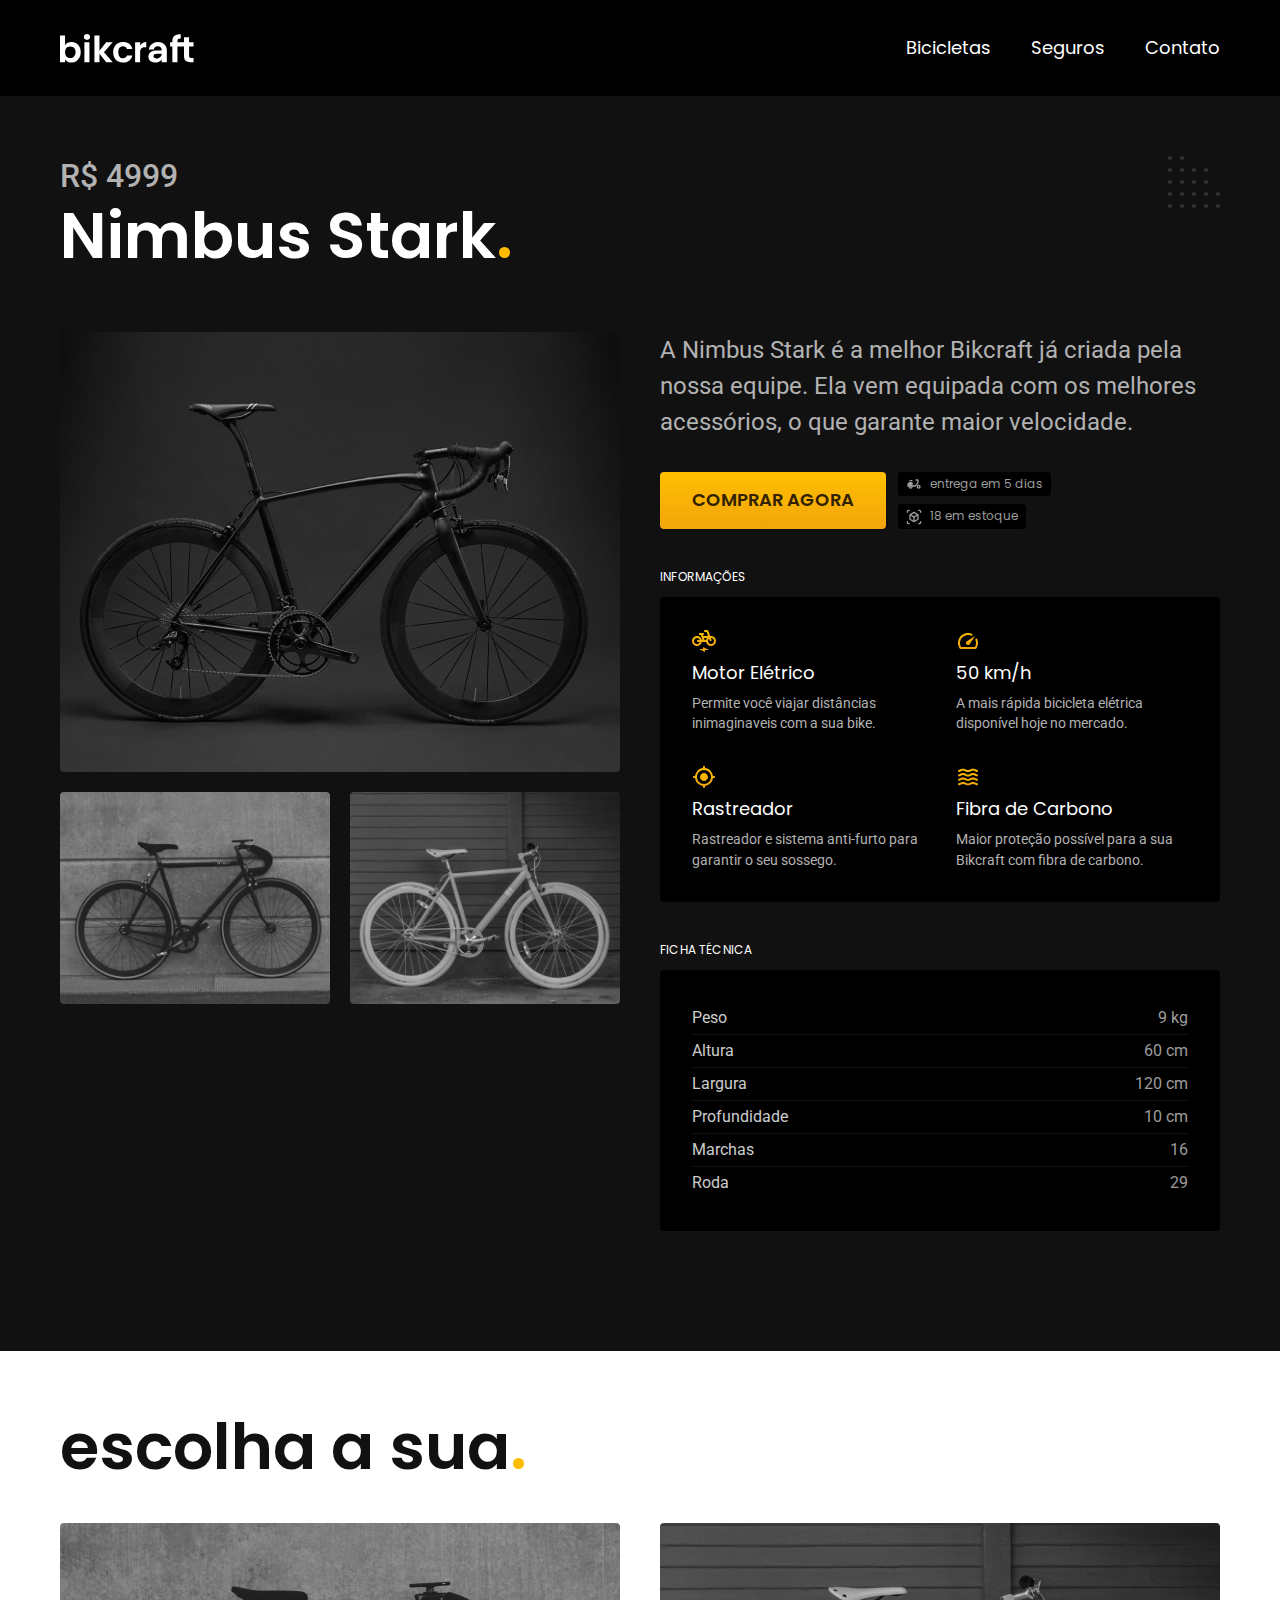
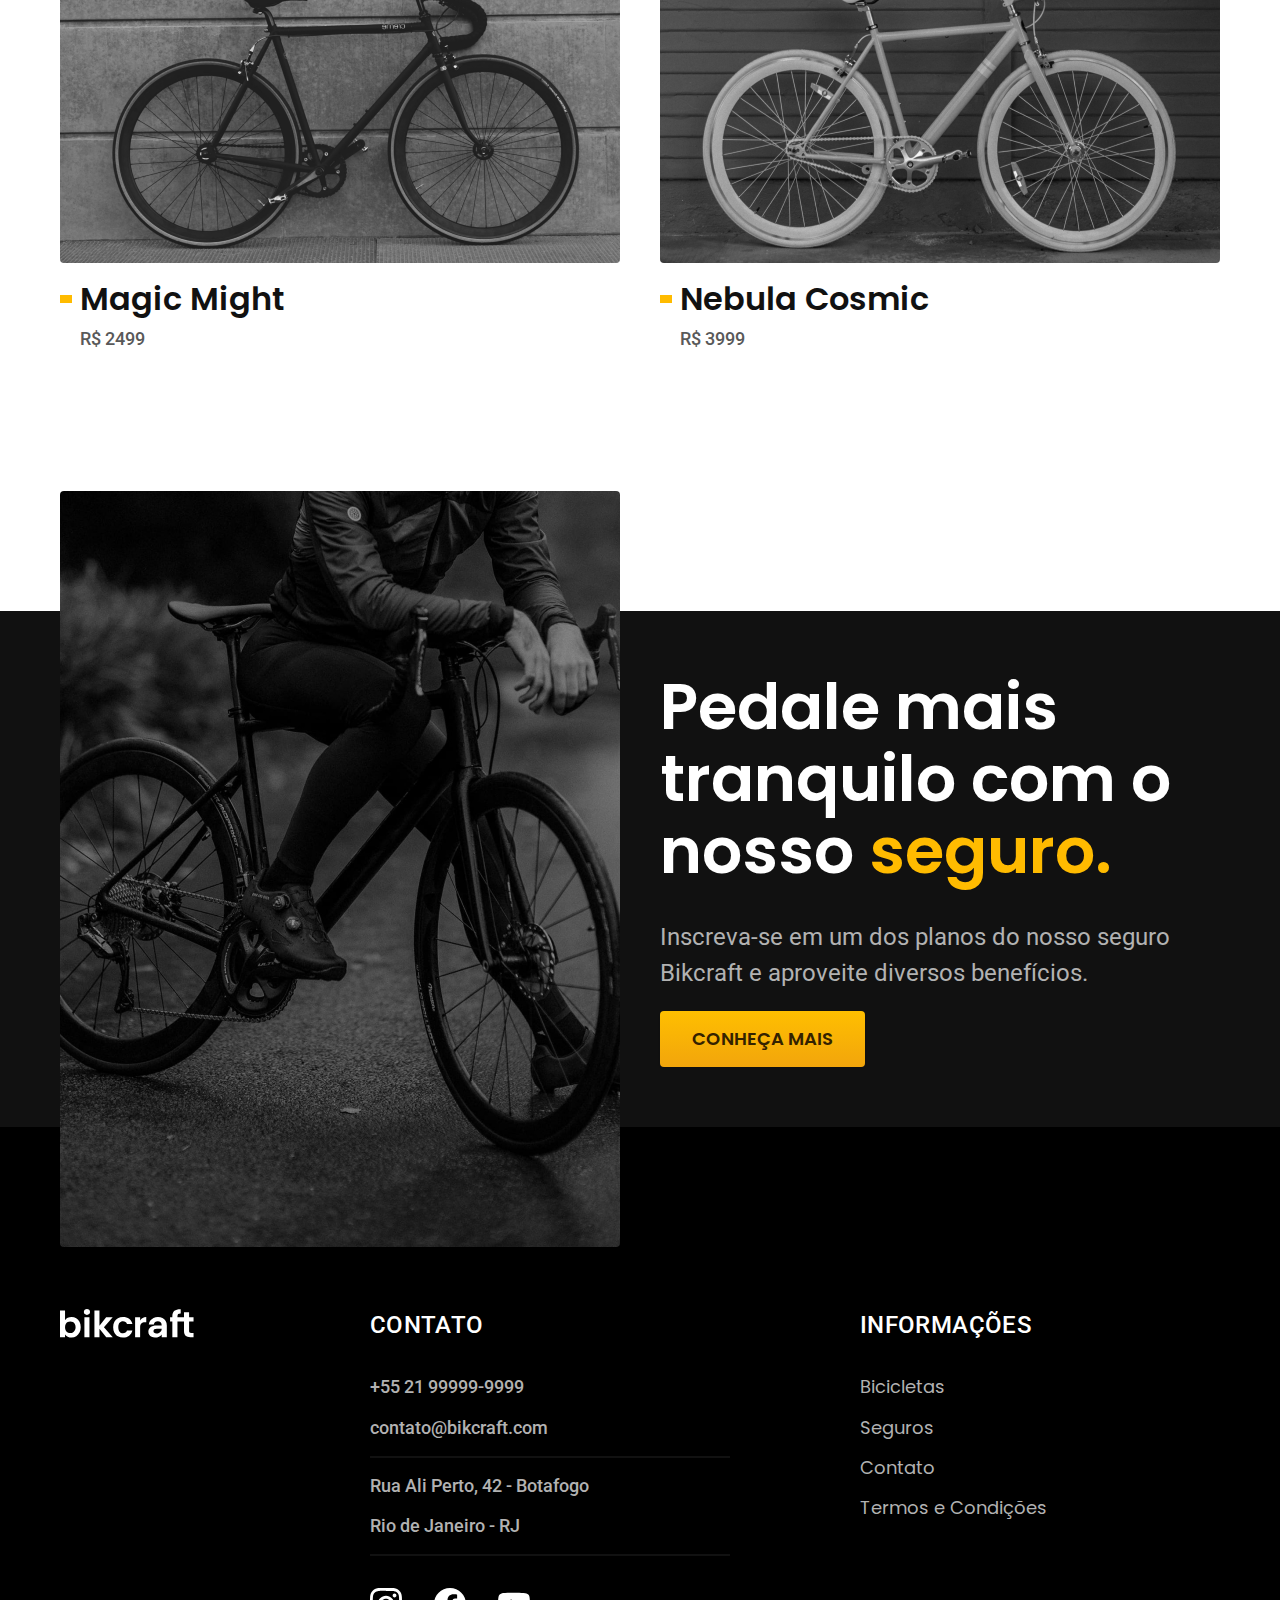
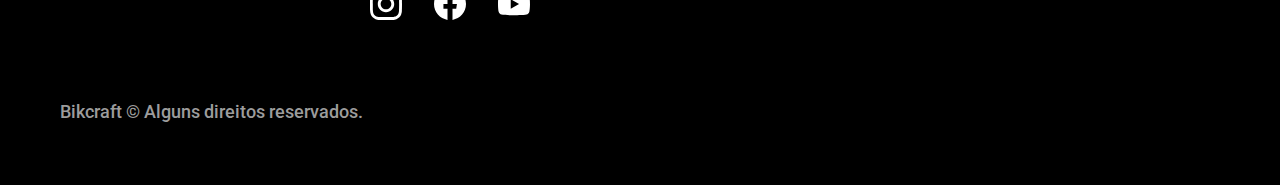
<file: bicicletas/nimbus.html>
<!DOCTYPE html>
<html lang="pt-br">
  <head>
    <meta charset="UTF-8" />
    <meta name="viewport" content="width=device-width, initial-scale=1.0" />
    <title>Nimbus | Bikcraft</title>
    <meta name="description" content="Nimbus." />

    <link rel="icon" href="../favicon.svg" type="image/svg+xml" />
    <link rel="preload" href="../css/style.min.css" as="style" />
    <link rel="stylesheet" href="../css/style.min.css" />

    <script>
      document.documentElement.classList.add("js");
    </script>

    <link rel="preconnect" href="https://fonts.googleapis.com" />
    <link rel="preconnect" href="https://fonts.gstatic.com" crossorigin />
    <link
      href="https://fonts.googleapis.com/css2?family=Merriweather:ital,wght@1,900&family=Poppins:wght@400;600&family=Roboto:wght@400;500&display=swap"
      rel="stylesheet"
    />
  </head>
  <body id="bicicleta">
    <header class="header-bg">
      <div class="header container">
        <a href="../"><img src="../img/bikcraft.svg" alt="Bikcraft" /></a>

        <nav aria-label="primaria">
          <ul class="header-menu font-1-m cor-0">
            <li>
              <a href="../bicicletas.html">Bicicletas</a>
            </li>
            <li>
              <a href="../seguros.html">Seguros</a>
            </li>
            <li>
              <a href="../contato.html">Contato</a>
            </li>
          </ul>
        </nav>
      </div>
    </header>

    <main class="titulo-bg">
      <div>
        <div class="titulo container">
          <p class="font-2-xl cor-5">R$ 4999</p>
          <h1 class="font-1-xxl cor-0">
            Nimbus Stark<span class="cor-p1">.</span>
          </h1>
        </div>
      </div>
      <div class="bicicleta container">
        <div class="bicicleta-imagens">
          <img src="../img/bicicleta/nimbus1.jpg" alt="Bicicleta 1" />
          <img src="../img/bicicleta/nimbus2.jpg" alt=" Bicicleta 2" />
          <img src="../img/bicicleta/nimbus3.jpg" alt=" Bicicleta 3" />
        </div>
        <div class="bicicleta-conteudo">
          <p class="font-2-l cor-5">
            A Nimbus Stark é a melhor Bikcraft já criada pela nossa equipe. Ela
            vem equipada com os melhores acessórios, o que garante maior
            velocidade.
          </p>
          <div class="bicicleta-comprar">
            <a
              class="botao"
              href="../orcamento.html?tipo=bikcraft&produto=nimbus"
              >Comprar Agora</a
            >
            <span class="font-1-xs cor-6"
              ><img src="../img/icones/entrega.svg" alt="" />entrega em 5
              dias</span
            >
            <span class="font-1-xs cor-6"
              ><img src="../img/icones/estoque.svg" alt="" />18 em estoque</span
            >
          </div>
          <h2 class="font-1-xs cor-0">Informações</h2>
          <ul class="bicicleta-informacoes">
            <li>
              <img src="../img/icones/eletrica.svg" alt="" />
              <h3 class="font-1-m cor-0">Motor Elétrico</h3>
              <p class="font-2-xs cor-5">
                Permite você viajar distâncias inimaginaveis com a sua bike.
              </p>
            </li>
            <li>
              <img src="../img/icones/velocidade.svg" alt="" />
              <h3 class="font-1-m cor-0">50 km/h</h3>
              <p class="font-2-xs cor-5">
                A mais rápida bicicleta elétrica disponível hoje no mercado.
              </p>
            </li>
            <li>
              <img src="../img/icones/rastreador.svg" alt="" />
              <h3 class="font-1-m cor-0">Rastreador</h3>
              <p class="font-2-xs cor-5">
                Rastreador e sistema anti-furto para garantir o seu sossego.
              </p>
            </li>
            <li>
              <img src="../img/icones/carbono.svg" alt="" />
              <h3 class="font-1-m cor-0">Fibra de Carbono</h3>
              <p class="font-2-xs cor-5">
                Maior proteção possível para a sua Bikcraft com fibra de
                carbono.
              </p>
            </li>
          </ul>
          <h2 class="font-1-xs cor-0">Ficha Técnica</h2>
          <ul class="bicicleta-ficha font-2-s cor-4">
            <li>Peso <span>9 kg</span></li>
            <li>Altura <span>60 cm</span></li>
            <li>Largura <span>120 cm</span></li>
            <li>Profundidade <span>10 cm</span></li>
            <li>Marchas <span>16</span></li>
            <li>Roda <span>29</span></li>
          </ul>
        </div>
      </div>
    </main>

    <article class="bicicletas-lista container">
      <h2 class="font-1-xxl">escolha a sua<span class="cor-p1">.</span></h2>

      <ul>
        <li>
          <a href="./magic.html">
            <img src="../img/bicicletas/magic.jpg" alt="Bicicleta preta." />
            <h3 class="font-1-xl">Magic Might</h3>
            <span class="font-2-m cor-8">R$ 2499</span>
          </a>
        </li>
        <li>
          <a href="./nebula.html">
            <img src="../img/bicicletas/nebula.jpg" alt="Bicicleta preta." />
            <h3 class="font-1-xl">Nebula Cosmic</h3>
            <span class="font-2-m cor-8">R$ 3999</span>
          </a>
        </li>
      </ul>
    </article>

    <article class="seguro-bg">
      <div class="seguro container">
        <div class="seguro-imagem">
          <img
            src="../img/fotos/seguros.jpg"
            alt="Pessoa parada em cima de uma bicicleta."
          />
        </div>
        <div class="seguro-conteudo">
          <h2 class="font-1-xxl cor-0">
            Pedale mais tranquilo com o nosso
            <span class="cor-p1">seguro.</span>
          </h2>
          <p class="font-2-l cor-5">
            Inscreva-se em um dos planos do nosso seguro Bikcraft e aproveite
            diversos benefícios.
          </p>
          <a class="botao" href="../seguros.html">Conheça Mais</a>
        </div>
      </div>
    </article>

    <footer class="footer-bg">
      <div class="footer container">
        <img src="../img/bikcraft.svg" alt="Bikcraft" />
        <div class="footer-contato">
          <h3 class="font-2-l-b cor-0">Contato</h3>
          <ul class="font-2-m cor-5">
            <li><a href="tel:+5521999999999">+55 21 99999-9999</a></li>
            <li>
              <a href="mailto:contato@bikcraft.com">contato@bikcraft.com</a>
            </li>
            <li>Rua Ali Perto, 42 - Botafogo</li>
            <li>Rio de Janeiro - RJ</li>
          </ul>
          <div class="footer-redes">
            <a href="../"
              ><img src="../img/redes/instagram.svg" alt="Instagram"
            /></a>
            <a href="../"
              ><img src="../img/redes/facebook.svg" alt="Facebook"
            /></a>
            <a href="../"
              ><img src="../img/redes/youtube.svg" alt="Youtube"
            /></a>
          </div>
        </div>
        <div class="footer-informacoes">
          <h3 class="font-2-l-b cor-0">Informações</h3>
          <nav>
            <ul class="font-1-m cor-5">
              <li>
                <a href="../bicicletas.html">Bicicletas</a>
              </li>
              <li>
                <a href="../seguros.html">Seguros</a>
              </li>
              <li>
                <a href="../contato.html">Contato</a>
              </li>
              <li>
                <a href="../termos.html">Termos e Condições</a>
              </li>
            </ul>
          </nav>
        </div>
        <p class="footer-copy font-2-m cor-6">
          Bikcraft © Alguns direitos reservados.
        </p>
      </div>
    </footer>
    <script src="../js/script.js"></script>
  </body>
</html>
</file>
<file: css/style.min.css>
body{margin:0;font-family:Arial,Helvetica,sans-serif;color:#111}blockquote,dd,h1,h2,h3,h4,p,ul{margin:0}ul{padding:0;list-style:none}a{text-decoration:none;color:inherit}img{max-width:100%;height:auto;display:block}img[src$=".jpg"]{border-radius:4px}.font-1-xs{font:400 0.75rem/1.35 Poppins,sans-serif}.font-2-xs{font:400 0.875rem/1.43 Roboto,sans-serif}.font-1-s{font:400 1rem/1.5 Poppins,sans-serif}.font-2-s{font:400 1rem/1.5 Roboto,sans-serif}.font-1-m,.font-1-m-b{font:400 1.125rem/1.35 Poppins,sans-serif}.font-1-m-b{font-weight:600}.font-2-m{font:500 1.125rem/1.35 Roboto,sans-serif}.font-1-l{font:400 1.5rem/1.5 Poppins,sans-serif}.font-2-l,.font-2-l-b{font:400 1.5rem/1.5 Roboto,sans-serif}.font-2-l-b{font-weight:500;letter-spacing:.015em;text-transform:uppercase}.font-1-xl{font:600 2rem/1.25 Poppins,sans-serif}.font-2-xl{font:500 2rem/1.25 Roboto,sans-serif}.font-1-xxl{font:600 4rem/1.125 Poppins,sans-serif}@media (max-width:1200px){.font-1-xxl{font-size:3rem}.font-2-l,.font-2-l-b{font-size:1.125rem}}@media (max-width:800px){.font-1-xxl{font-size:2rem}.font-1-xl,.font-2-xl{font-size:1.5rem}}:root{--cor-0:#ffffff;--cor-1:#f7f7f7;--cor-2:#ededed;--cor-3:#dedede;--cor-4:#cccccc;--cor-5:#b2b2b2;--cor-6:#9c9c9c;--cor-7:#717171;--cor-8:#595959;--cor-9:#404040;--cor-10:#2e2e2e;--cor-11:#111111;--cor-12:#000000;--cor-p1:#ffbb00;--cor-p2:#e4a30b;--cor-p3:#a66f00;--cor-p4:#664400;--cor-p5:#332200}.cor-0{color:var(--cor-0)}.cor-1{color:var(--cor-1)}.cor-2{color:var(--cor-2)}.cor-3{color:var(--cor-3)}.cor-4{color:var(--cor-4)}.cor-5{color:var(--cor-5)}.cor-6{color:var(--cor-6)}.cor-7{color:var(--cor-7)}.cor-8{color:var(--cor-8)}.cor-9{color:var(--cor-9)}.cor-10{color:var(--cor-10)}.cor-11{color:var(--cor-11)}.cor-12{color:var(--cor-12)}.cor-p1{color:var(--cor-p1)}.cor-p2{color:var(--cor-p2)}.cor-p3{color:var(--cor-p3)}.cor-p4{color:var(--cor-p4)}.cor-p5{color:var(--cor-p5)}.js .fadeInDown{transform:translate3d(0,-20px,0)}.js .fadeInUp{transform:translate3d(0,20px,0)}.js .fadeInRight{transform:translate3d(20px,0,0)}.js .fadeInLeft{transform:translate3d(-20px,0,0)}.js [data-anime]{opacity:0}.js .anime{opacity:1;transform:none;transition:transform .8s,opacity .8s}.header-bg{background-color:var(--cor-12)}.header{display:flex;flex-wrap:wrap;gap:20px;justify-content:space-between;align-items:center;padding-top:20px;padding-bottom:20px}.header-menu{display:flex;flex-wrap:wrap;gap:40px}.header-menu a{display:inline-block;padding:16px 0;position:relative}.header-menu a::after{content:"";display:block;height:2px;width:0;background:var(--cor-0);margin-top:4px;transition:.3s;position:absolute}.header-menu a.ativo::after,.header-menu a:hover::after{width:100%}@media (max-width:800px){.header-menu{gap:20px}.header-menu a{background:var(--cor-11);padding:12px 16px;border-radius:4px}.header-menu a:hover{background-color:var(--cor-10)}.header a:after{display:none}}@media (max-width:600px){.header-menu{gap:12px}.header-menu a{padding:8px 12px;font-size:14px}}.footer-bg{background-color:var(--cor-12)}.footer{display:grid;grid-template-columns:3fr 5fr 4fr;gap:40px;padding-top:60px;padding-bottom:60px}.footer h3{margin-bottom:32px}.footer-contato ul{margin-bottom:32px}.footer-contato li:nth-child(2n):after{content:"";display:block;max-width:360px;height:2px;background:var(--cor-11);margin-top:16px}.footer li{margin-bottom:16px}.footer-redes{display:flex;gap:32px}.footer a:hover{color:var(--cor-0)}.footer-copy{margin-top:40px;grid-column:1/-1}@media (max-width:800px){.footer>img{display:none}.footer{grid-template-columns:1fr 1fr}}@media (max-width:600px){.footer{grid-template-columns:1fr;gap:60px}.footer-copy{margin-top:0}}.container{box-sizing:border-box;max-width:1200px;padding-left:20px;padding-right:20px;margin-left:auto;margin-right:auto}.botao{display:inline-block;padding:16px 32px;background:linear-gradient(#ffbf00,#f2a50c);border-radius:4px;box-shadow:0 1px 2px rgba(0,0,0,.1);text-transform:uppercase;color:var(--cor-p5);font:600 1.125rem/1.35 Poppins,sans-serif;max-width:max-content;border:none;cursor:pointer}.botao:hover{background:linear-gradient(#ffb60d,#e59317)}.botao.secundario{background:var(--cor-10);color:var(--cor-2)}.botao.seta{display:flex;align-items:center}.botao.seta::after{content:"";display:inline-block;width:18px;height:10px;margin-left:12px;background:url(../img/icones/seta.svg);transition:transform .2s}.botao.seta:hover::after{transform:translateX(4px)}.botao.secundario:hover{background:var(--cor-9)}@media (max-width:600px){.botao{padding:12px 16px;font-size:1rem}}.link{display:inline-block;color:var(--cor-p1);font:500 1.5rem/1.5 Poppins,sans-serif;text-transform:uppercase}.link::after{content:"";display:block;width:100%;height:4px;background-color:currentColor}.link:hover{color:var(--cor-0)}.titulo-bg{padding-top:60px;padding-bottom:60px;background-color:var(--cor-11)}.titulo{background:url("../img/dec/top-right.svg") no-repeat top right 20px}.titulo p{margin-bottom:4px}@media (max-width:800px){.titulo-bg{padding-top:40px;padding-bottom:40px}.titulo p{font-size:1rem;text-transform:lowercase;font-weight:400}}.form{display:grid;grid-template-columns:1fr 1fr;gap:20px}.form label{display:block;font:400 1rem/1.5 Poppins,sans-serif;margin-bottom:4px}.form .col-2{grid-column:span 2}.form input[type=email],.form input[type=text],.form textarea{font:400 1rem/1.5 Roboto,sans-serif;background:var(--cor-1);border:1px solid var(--cor-2);padding:12px;border-radius:4px;width:100%;box-sizing:border-box}.form input[type=email]:focus,.form input[type=text]:focus,.form textarea:focus{outline:0;border-color:var(--cor-p1);background:var(--cor-0);box-shadow:0 0 0 2px #fea}.form .termos{display:flex;gap:12px;align-items:center;padding:0}input[type=checkbox]{width:32px;height:32px;margin:0}label[for=termos] a{text-decoration:underline}@media (max-width:600px){.form{grid-template-columns:1fr}.form .col-2{grid-column:1}}.introducao-bg{background:var(--cor-12) url("../img/dec/bottom-left.svg") no-repeat bottom 140px left 20px;box-shadow:inset 0 -120px var(--cor-0)}.introducao{display:grid;grid-template-columns:1fr 1fr;gap:0 40px}.introducao-conteudo{align-self:end;padding-bottom:200px}.introducao img{width:100%;height:100%;object-fit:cover;border-radius:4px}.introducao h1{margin-bottom:32px}.introducao p{margin-bottom:20px}@media (max-width:800px){.introducao-bg{background:var(--cor-11);padding-top:40px;box-shadow:inset 0 -60px var(--cor-0)}.introducao{grid-template-columns:1fr;gap:32px}.introducao-conteudo{padding-bottom:0}.introducao h1{margin-bottom:16px}.introducao img{height:300px;width:100%}}.tecnologia-bg{background:var(--cor-11) url("../img/dec/bottom-left.svg") no-repeat bottom 100px left 20px;box-shadow:inset 0 80px var(--cor-0),inset 0 -80px var(--cor-0)}.tecnologia{display:grid;grid-template-columns:1fr 1fr;gap:40px}.tecnologia-imagem img{width:100%;height:100%;object-fit:cover;object-position:left}.tecnologia-conteudo{padding-top:160px;padding-bottom:160px}.tecnologia-conteudo>span{display:block;margin-bottom:20px}.tecnologia-conteudo h2{margin-bottom:32px}.tecnologia-conteudo>p{margin-bottom:20px}.tecnologia a{margin-bottom:80px}.tecnologia-vantagens{display:flex;gap:40px}.tecnologia-vantagens h3{margin-bottom:8px;width:max-content}.tecnologia-vantagens img{width:24px;margin-bottom:8px}@media (max-width:800px){.tecnologia-bg{box-shadow:initial}.tecnologia{grid-template-columns:1fr}.tecnologia-conteudo{padding-top:60px;padding-bottom:60px}.tecnologia-imagem{display:none}.tecnologia a{margin-bottom:60px}}@media (max-width:600px){.tecnologia-vantagens{flex-direction:column}}.parceiros{padding-top:60px;padding-bottom:120px}.parceiros h2{margin-bottom:60px}.parceiros ul{max-width:1400px;display:grid;grid-template-columns:repeat(4,1fr);padding:0 20px;margin:0 auto}.parceiros li{display:flex;padding:32px;border-left:2px solid var(--cor-2)}.parceiros img{margin:auto}.parceiros li:first-child,.parceiros li:nth-child(5){border-left:none}.parceiros li:nth-child(n+5){border-top:2px solid var(--cor-2)}@media (max-width:800px){.parceiros{padding-bottom:60px}.parceiros li{padding:20px}.parceiros h2{margin-bottom:20px}.parceiros ul{grid-template-columns:repeat(2,1fr)}.parceiros li:nth-child(n+3){border-top:2px solid var(--cor-2)}.parceiros li:nth-child(odd){border-left:none}}.depoimento{display:grid;grid-template-columns:1fr 1fr;background-color:var(--cor-p1);overflow:hidden}.depoimento img{border-radius:0;width:100%;height:100%;object-fit:cover}.depoimento-conteudo{padding:40px 40px 80px 80px;align-self:end;background:url("../img/dec/bottom-right-p.svg") no-repeat bottom 20px right 20px}.depoimento-conteudo p{max-width:32ch;font-family:Merriweather,serif;font-style:italic;font-weight:900;margin-bottom:32px;position:relative}.depoimento p::after,.depoimento p::before{font-size:5rem;color:var(--cor-p2);position:absolute}.depoimento p::before{content:"“";left:-50px;top:-20px}.depoimento p::after{content:"”"}@media (min-width:1200px){.depoimento img{max-height:520px}}@media (max-width:800px){.depoimento{grid-template-columns:1fr;text-align:center}.depoimento img{max-height:200px}.depoimento-conteudo{padding:40px 20px;justify-self:center}}.bicicletas-lista{padding-top:60px;padding-bottom:120px}.bicicletas-lista h2{margin-bottom:40px}.bicicletas-lista ul{display:flex;gap:40px;padding:0 20px 20px 20px;max-width:1400px;margin-left:auto;margin-right:auto;overflow-x:auto}#bicicleta .bicicletas-lista ul{padding:0 0 20px 0}.bicicletas-lista li{flex:1;min-width:280px}.bicicletas-lista a{display:block}.bicicletas-lista img{margin-bottom:16px}.bicicletas-lista h3{margin-bottom:8px;display:flex;align-items:center}.bicicletas-lista h3::before{content:"";display:inline-block;height:8px;width:12px;margin-right:8px;background-color:var(--cor-p1);transition:width .2s}.bicicletas-lista a:hover h3::before{width:24px}.bicicletas-lista li span{padding-left:20px}@media (max-width:800px){.bicicletas-lista{padding-bottom:60px}.bicicletas-lista ul{gap:20px}}.bicicletas-bg{background:linear-gradient(to right,var(--cor-0) 30%,var(--cor-11) 0)}.bicicletas{display:grid;grid-template-columns:1fr 1fr;gap:40px;padding-top:60px;padding-bottom:60px;background:url("../img/dec/top-right.svg") no-repeat top 40px right 40px}.bicicletas-imagem{position:relative}.bicicletas-imagem span{display:inline-block;background:var(--cor-12);padding:8px 16px 8px 8px;position:absolute;top:20px;right:0;border-radius:4px 0 0 4px}.bicicletas-conteudo{display:grid;grid-template-columns:1fr auto;align-content:start}.bicicletas-conteudo h2,.bicicletas-conteudo p{grid-column:1/-1}.bicicletas-conteudo h2{margin-bottom:20px}.bicicletas-conteudo h2::before{content:"";display:block;width:12px;height:8px;background-color:var(--cor-p1);margin-bottom:8px}.bicicletas-conteudo p{margin-bottom:32px}.bicicletas-conteudo a{place-self:end}.bicicletas-conteudo li{display:flex;align-items:center}.bicicletas-conteudo ul{display:grid;gap:16px}.bicicletas-conteudo img{width:24px;margin-right:8px}@media (max-width:800px){.bicicletas-bg{background:var(--cor-11)}.bicicletas{grid-template-columns:1fr;gap:20px;padding-top:40px;padding-bottom:40px}}@media (max-width:600px){.bicicletas-conteudo{grid-template-columns:1fr}.bicicletas-conteudo ul{font-size:1rem;margin-bottom:32px;grid-template-columns:1fr 1fr}.bicicletas-conteudo a{place-self:start}}.bicicleta{display:grid;grid-template-columns:1fr 1fr;align-items:start;gap:40px;padding-top:60px;padding-bottom:60px}#bicicleta .titulo p{text-transform:uppercase}.bicicleta-imagens{display:flex;flex-wrap:wrap;gap:20px}.bicicleta-imagens img{flex:1;min-width:200px}.bicicleta-imagens img:first-child{min-width:100%}.bicicleta-conteudo>p{margin-bottom:32px}.bicicleta-comprar{display:grid;grid-template-columns:max-content auto;align-items:center;justify-items:start;gap:8px 12px;margin-bottom:40px}.bicicleta-comprar a{grid-row:span 2}.bicicleta-comprar span{display:flex;align-items:center;background-color:var(--cor-12);gap:8px;padding:4px 8px;border-radius:4px}.bicicleta-conteudo h2{text-transform:uppercase;letter-spacing:.015em;margin-bottom:12px}.bicicleta-ficha,.bicicleta-informacoes{padding:32px;background-color:var(--cor-12);border-radius:4px}.bicicleta-informacoes{margin-bottom:40px;display:grid;grid-template-columns:1fr 1fr;gap:32px}.bicicleta-informacoes img{width:24px;margin-bottom:8px}.bicicleta-informacoes h3{margin-bottom:8px}.bicicleta-ficha li{padding:4px 0;display:flex;justify-content:space-between;border-bottom:1px solid var(--cor-11)}.bicicleta-ficha li:last-child{border-bottom:none}.bicicleta-ficha span{color:var(--cor-6)}@media (max-width:800px){.bicicleta{grid-template-columns:1fr;padding-top:40px;padding-bottom:40px}.bicicleta-imagens{grid-row:2}}@media (max-width:400px){.bicicleta-informacoes{grid-template-columns:1fr}.bicicleta-comprar{grid-template-columns:1fr}}.seguro-bg{background-color:var(--cor-11);box-shadow:inset 0 120px var(--cor-0),inset 0 -120px var(--cor-12)}.seguro{display:grid;grid-template-columns:1fr 1fr;gap:40px}.seguro-imagem img{width:100%;height:100%;object-fit:cover}.seguro-conteudo{padding-top:180px;padding-bottom:180px}.seguro h2{margin-bottom:32px}.seguro p{margin-bottom:20px}@media (max-width:800px){.seguro-bg{box-shadow:inset 0 -60px var(--cor-12)}.seguro{grid-template-columns:1fr}.seguro-conteudo{grid-row:1;padding-top:40px;padding-bottom:0}}.seguros-bg{background:var(--cor-11) url("../img/dec/bottom-left.svg") no-repeat bottom 20px left 20px}.seguros{padding-top:60px;padding-bottom:60px;display:grid;grid-template-columns:1fr 1fr;gap:40px;align-items:center}#seguros .seguros{padding-top:0}.seguros h2{grid-column:1/-1}.seguros-item{background-color:var(--cor-12);padding:32px 32px 32px 60px;border-radius:4px;display:grid;grid-template-columns:1fr auto}.seguros-item h3{margin-bottom:40px}.seguros-item span{grid-column:2;display:block;text-align:right}.seguros-item ul{grid-column:1/-1;margin-bottom:32px}.seguros-item li{display:flex;align-items:center;position:relative}.seguros-item li+li{margin-top:20px}.seguros-item li::before{content:"";display:inline-block;width:13px;height:9px;background-image:url("../img/icones/lista.svg");position:absolute;left:-21px}.seguros-item a{grid-column:1/-1}@media (max-width:800px){.seguros{grid-template-columns:1fr}}.vantagens-bg{background:var(--cor-12) url("../img/dec/bottom-left.svg") no-repeat bottom 20px left 20px}.vantagens{padding-top:120px;padding-bottom:120px}.vantagens h2{margin-bottom:60px}.vantagens ul{display:grid;grid-template-columns:repeat(auto-fit,minmax(280px,max-content));gap:40px 80px}.vantagens h3,.vantagens img{margin-bottom:8px}@media (max-width:800px){.vantagens{padding-top:60px;padding-bottom:60px}.vantagens h2{margin-bottom:40px}.vantagens ul{gap:20px}}.perguntas{padding-top:120px;padding-bottom:120px}.perguntas h2{margin-bottom:60px}.perguntas dl>div{padding:20px;border-radius:4px}.perguntas dl>div:nth-child(odd){background-color:var(--cor-1)}.perguntas button{display:grid;grid-template-columns:auto 1fr auto;align-items:center;gap:8px;cursor:pointer;border:none;background:0 0;width:100%;text-align:left}.perguntas button::before{content:"";display:inline-block;width:12px;height:8px;background-color:var(--cor-p1)}.perguntas button::after{content:"";display:inline-block;width:14px;height:6px;background:url(../img/icones/seta-abrir.svg);transition:.3s}.perguntas button:hover::after,.perguntas button[aria-expanded=true]::after{transform:rotate(180deg)}.js .perguntas dd{display:none}.js .perguntas dd.ativa{display:block}.perguntas dd{padding-left:20px;padding-top:16px;max-width:80ch}@media (max-width:800px){.perguntas{padding-top:60px;padding-bottom:60px}.perguntas h2{margin-bottom:40px}}#contato{background:linear-gradient(var(--cor-11) 600px,var(--cor-1) 0)}.contato{display:grid;grid-template-columns:5fr 7fr}.contato-dados,.contato-formulario{padding:60px;box-shadow:0 1px 2px rgba(0,0,0,.1)}.contato-dados{border-radius:5px 0 0 5px;background:var(--cor-12) url("../img/dec/bottom-left.svg") no-repeat bottom 20px left 20px}.contato-formulario{border-radius:0 5px 5px 0;background:var(--cor-0) url("../img/dec/bottom-right.svg") no-repeat bottom 20px right 20px}.contato-dados h2{margin-bottom:60px}.contato-endereco{margin-bottom:32px;padding-left:28px;background:url(../img/icones/local.svg) no-repeat 0 2px}.contato-endereco p{margin-bottom:8px}.contato-meios a{display:block;max-width:max-content;margin-bottom:8px;padding-left:28px}.contato-meios a:hover{color:var(--cor-0)}.contato-meios a:first-child{background:url(../img/icones/email.svg) no-repeat 0 2px}.contato-meios a:nth-child(2){margin-bottom:32px}.contato-meios a:nth-child(3){background:url(../img/icones/telefone.svg) no-repeat 0 2px;margin-bottom:60px}.contato-redes{display:flex;gap:32px;padding-left:28px}@media (max-width:800px){.contato{grid-template-columns:1fr}.contato-dados,.contato-formulario{padding:20px}.contato-dados{border-radius:5px 5px 0 0;background:var(--cor-12)}.contato-formulario{border-radius:0 0 5px 5px}.contato-dados h2,.contato-meios a:nth-child(3){margin-bottom:32px}.contato-redes{margin-bottom:12px}}.lojas{display:grid;grid-template-columns:1fr 1fr;gap:0 40px;padding-top:120px;padding-bottom:120px}.lojas h2{grid-column:1/-1;margin-bottom:60px}.lojas img{border-radius:4px 4px 0 0}.lojas-item{border-radius:4px;background:var(--cor-0);box-shadow:0 1px 2px rgba(0,0,0,.1)}.lojas-conteudo{display:grid;grid-template-columns:1fr 1fr;gap:32px 16px;padding:32px}.lojas-conteudo h3{grid-column:1/-1;display:flex;align-items:center}.lojas-conteudo h3::before{content:"";display:inline-block;height:8px;width:12px;margin-right:8px;background-color:var(--cor-p1)}.lojas-tempo{grid-column:1/-1}.lojas-dados{display:grid;gap:8px;border-left:2px solid var(--cor-2);padding-left:20px}.lojas-tempo{display:flex;align-items:center;gap:8px}@media (max-width:800px){.lojas{gap:20px;padding-top:60px;padding-bottom:60px}.lojas h2{margin-bottom:32px}.lojas-conteudo{grid-template-columns:1fr}}@media (max-width:600px){.lojas{grid-template-columns:1fr}}#orcamento{background:linear-gradient(var(--cor-11) 600px,var(--cor-1) 0)}.orcamento{display:grid;grid-template-columns:5fr 7fr;padding-bottom:120px}.orcamento h2{text-transform:uppercase;position:relative;display:flex;align-items:center}.orcamento h2::before{content:"";display:inline-block;width:4px;height:8px;background-color:var(--cor-p1);position:absolute;left:-12px}.orcamento-dados,.orcamento-produto{padding:60px;box-shadow:0 1px 2px rgba(0,0,0,.1)}.orcamento-produto{border-radius:5px 0 0 5px;background:var(--cor-12) url("../img/dec/bottom-left.svg") no-repeat bottom 20px left 20px;display:grid;grid-template-columns:1fr 1fr;gap:20px;align-content:start}.orcamento-produto>*{grid-column:1/-1}.orcamento-produto>label{grid-column:initial}.orcamento-produto label{font:400 1rem/1.5 Poppins,sans-serif;color:var(--cor-4);background-color:var(--cor-10);padding:12px 16px;border-radius:4px;cursor:pointer;display:grid;grid-template-columns:auto 1fr auto;align-items:center;border:1px solid var(--cor-10)}.orcamento-produto input:checked+label{background:var(--cor-0);color:var(--cor-11)}.orcamento-produto label::before{content:"";display:inline-block;box-sizing:border-box;width:12px;height:12px;border:1px solid var(--cor-6);border-radius:50%;margin-right:8px}.orcamento-produto input:checked+label::before{border-color:var(--cor-7);box-shadow:inset 0 0 0 3px var(--cor-0),inset 0 0 0 6px var(--cor-7)}.orcamento-produto label:hover{background-color:var(--cor-9);border-color:var(--cor-9)}.orcamento-produto input:focus+label{box-shadow:0 0 0 2px var(--cor-p1);border-color:var(--cor-12)}.orcamento-produto label span{display:none}.orcamento-produto input:checked+label span{display:inline-block}.orcamento-produto input{opacity:0;position:absolute;pointer-events:none}.orcamento-dados{border-radius:0 5px 5px 0;background:var(--cor-0) url("../img/dec/bottom-right.svg") no-repeat bottom 20px right 20px}.orcamento-conteudo{display:none}.orcamento-conteudo h2,.orcamento-dados h2:nth-of-type(n+2){margin-top:20px}#bikcraft:checked~#orcamento-bikcraft,#seguro:checked~#orcamento-seguro{display:grid;gap:20px}.orcamento-detalhes{display:none;background:var(--cor-0);padding:20px;grid-template-columns:1fr 1fr;border-radius:4px;align-items:center}.orcamento-detalhes li{display:flex;align-items:center;margin-bottom:8px}.orcamento-detalhes li img{width:16px;margin-right:8px}.orcamento-produto input:checked+label+.orcamento-detalhes{display:grid}@media (max-width:1200px){.orcamento-dados,.orcamento-produto{padding:32px}}@media (max-width:800px){.orcamento{grid-template-columns:1fr}.orcamento-produto{border-radius:5px 5px 0 0;background:var(--cor-12)}.orcamento-dados{border-radius:0 0 5px 5px}}@media (max-width:400px){.orcamento-produto{grid-template-columns:1fr}}.termos{padding-top:80px;padding-bottom:80px}.termos h2{font-weight:600;margin-bottom:20px}.termos p+h2{margin-top:40px}.termos p{max-width:75ch;margin-bottom:24px}
</file>
